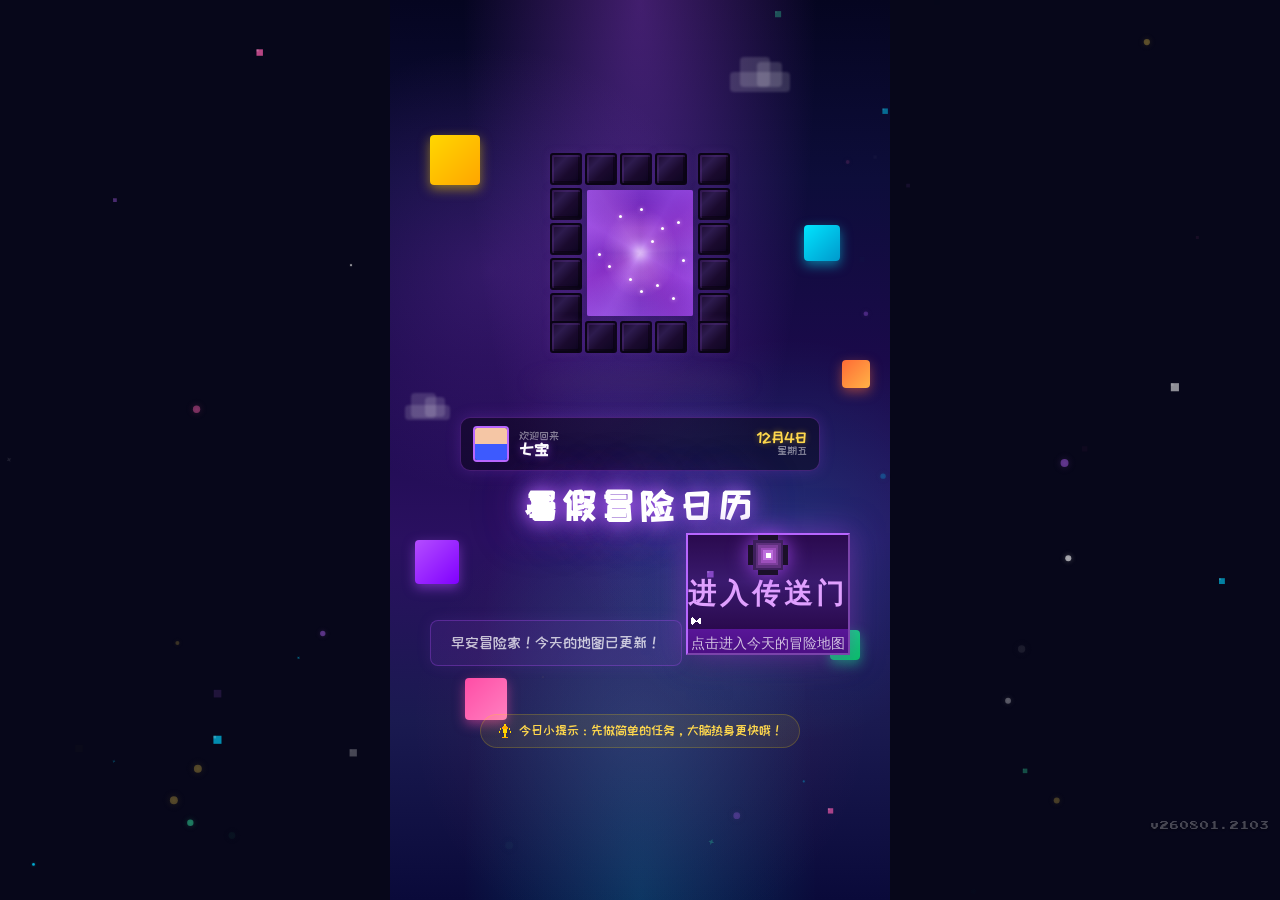
<file: index.html>
<!DOCTYPE html>
<html lang="zh-CN">
<head>
    <meta charset="UTF-8">
    <meta name="viewport" content="width=device-width, initial-scale=1.0, maximum-scale=1.0, user-scalable=no">
    <meta name="apple-mobile-web-app-capable" content="yes">
    <meta name="apple-mobile-web-app-status-bar-style" content="black-translucent">
    <title>我的世界 · 学习冒险日历</title>
    <link rel="stylesheet" href="style.css?v=95F9DE9D">
    <!-- 字体预连接 + 加载 -->
    <link rel="preconnect" href="https://fonts.googleapis.com">
    <link rel="preconnect" href="https://fonts.gstatic.com" crossorigin>
    <link rel="stylesheet" href="https://fonts.googleapis.com/css2?family=ZCOOL+KuaiLe&family=Press+Start+2P&display=swap" media="all">
    <!-- 备用：使用系统字体确保可用 -->
    <style>
        /* 字体加载完成前使用fallback */
        .it-countdown { font-family: 'Press Start 2P', 'Courier New', Consolas, monospace; }
    </style>
</head>
<body>
    <div id="app">
        <!-- 粒子效果层 -->
        <canvas id="particles"></canvas>

        <!-- 欢迎展示页 - MC下界传送门风格 -->
        <div id="welcomeScreen" class="screen active">
            <div class="welcome-bg"></div>
            <!-- 背景装饰 -->
            <div class="pixel-cloud cloud-1"></div>
            <div class="pixel-cloud cloud-2"></div>
            <div class="float-block fb-1"></div>
            <div class="float-block fb-2"></div>
            <div class="float-block fb-3"></div>
            <div class="float-block fb-4"></div>
            <div class="float-block fb-5"></div>
            <div class="float-block fb-6"></div>
            
            <div class="welcome-content">
                <!-- MC下界传送门 -->
                <div class="nether-portal">
                    <!-- 黑曜石框架 -->
                    <div class="obsidian-frame">
                        <!-- 顶部 -->
                        <div class="obsidian-block ob-tl"></div>
                        <div class="obsidian-block ob-t1"></div>
                        <div class="obsidian-block ob-t2"></div>
                        <div class="obsidian-block ob-t3"></div>
                        <div class="obsidian-block ob-tr"></div>
                        <!-- 左侧 -->
                        <div class="obsidian-block ob-l1"></div>
                        <div class="obsidian-block ob-l2"></div>
                        <div class="obsidian-block ob-l3"></div>
                        <div class="obsidian-block ob-l4"></div>
                        <!-- 右侧 -->
                        <div class="obsidian-block ob-r1"></div>
                        <div class="obsidian-block ob-r2"></div>
                        <div class="obsidian-block ob-r3"></div>
                        <div class="obsidian-block ob-r4"></div>
                        <!-- 下方 -->
                        <div class="obsidian-block ob-bl"></div>
                        <div class="obsidian-block ob-b1"></div>
                        <div class="obsidian-block ob-b2"></div>
                        <div class="obsidian-block ob-b3"></div>
                        <div class="obsidian-block ob-br"></div>
                        <!-- 传送门内部紫色漩涡 -->
                        <div class="portal-interior">
                            <div class="portal-swirl"></div>
                            <div class="portal-swirl-2"></div>
                            <div class="portal-swirl-3"></div>
                            <div class="portal-particles">
                                <span class="pp pp-1"></span>
                                <span class="pp pp-2"></span>
                                <span class="pp pp-3"></span>
                                <span class="pp pp-4"></span>
                                <span class="pp pp-5"></span>
                                <span class="pp pp-6"></span>
                                <span class="pp pp-7"></span>
                                <span class="pp pp-8"></span>
                                <span class="pp pp-9"></span>
                                <span class="pp pp-10"></span>
                                <span class="pp pp-11"></span>
                                <span class="pp pp-12"></span>
                            </div>
                            <div class="portal-glow-core"></div>
                        </div>
                    </div>
                    <div class="portal-ground"></div>
                </div>
                
                <!-- 玩家标签 -->
                <div class="player-bar">
                    <div class="player-avatar" id="welcomeAvatar">
                        <div class="av-head"></div>
                    </div>
                    <div class="player-info-col">
                        <div class="player-greeting">欢迎回来</div>
                        <div class="player-welcome-name">七宝</div>
                    </div>
                    <div class="player-date-info">
                        <div class="date-today" id="welcomeDate">7月30日</div>
                        <div class="date-week" id="welcomeWeek">星期三</div>
                    </div>
                </div>
                
                <div class="welcome-title">暑假冒险日历</div>
                <div class="welcome-desc" id="welcomeDesc">下界传送门已激活，准备开启今天的冒险！</div>
                
                <button class="adventure-btn nether-btn" id="enterAdventureBtn">
                    <div class="btn-inner">
                        <span class="btn-icon"><svg viewBox="0 0 16 16" shape-rendering="crispEdges" width="32" height="32"><rect x="2" y="2" width="12" height="12" fill="#3D1F5C"/><rect x="3" y="3" width="10" height="10" fill="#5D2F7C"/><rect x="4" y="4" width="8" height="8" fill="#7D3F9C"/><rect x="5" y="5" width="6" height="6" fill="#9D4FBC"/><rect x="6" y="6" width="4" height="4" fill="#BD6FDC"/><rect x="7" y="7" width="2" height="2" fill="#FFFFFF"/><rect x="0" y="4" width="2" height="8" fill="#1B1029"/><rect x="14" y="4" width="2" height="8" fill="#1B1029"/><rect x="4" y="0" width="8" height="2" fill="#1B1029"/><rect x="4" y="14" width="8" height="2" fill="#1B1029"/></svg></span>
                        <span class="btn-text-cn">进入传送门</span>
                        <span class="btn-arrow"><svg viewBox="0 0 16 16" shape-rendering="crispEdges" width="16" height="16"><rect x="3" y="5" width="1" height="6" fill="#FFFFFF"/><rect x="4" y="4" width="1" height="8" fill="#FFFFFF"/><rect x="5" y="5" width="1" height="6" fill="#FFFFFF"/><rect x="6" y="6" width="1" height="4" fill="#FFFFFF"/><rect x="7" y="7" width="1" height="2" fill="#FFFFFF"/><rect x="8" y="8" width="1" height="1" fill="#FFFFFF"/><rect x="9" y="7" width="1" height="2" fill="#FFFFFF"/><rect x="10" y="6" width="1" height="4" fill="#FFFFFF"/><rect x="11" y="5" width="1" height="6" fill="#FFFFFF"/><rect x="12" y="5" width="1" height="6" fill="#FFFFFF"/></svg></span>
                    </div>
                    <div class="btn-sub">点击进入今天的冒险地图</div>
                </button>
                
                <div class="daily-tip" id="daily-tip"><svg viewBox="0 0 16 16" shape-rendering="crispEdges" width="16" height="16" style="vertical-align:middle;"><rect x="7" y="1" width="2" height="2" fill="#FFD700"/><rect x="6" y="3" width="4" height="1" fill="#FFAA00"/><rect x="5" y="4" width="6" height="2" fill="#FFAA00"/><rect x="6" y="6" width="4" height="4" fill="#FFD700"/><rect x="7" y="10" width="2" height="1" fill="#FFAA00"/><rect x="7" y="11" width="2" height="3" fill="#FFD700"/><rect x="5" y="14" width="6" height="1" fill="#FFAA00"/><rect x="3" y="5" width="1" height="2" fill="#FFD700"/><rect x="12" y="5" width="1" height="2" fill="#FFD700"/><rect x="2" y="8" width="1" height="2" fill="#FFD700"/><rect x="13" y="8" width="1" height="2" fill="#FFD700"/></svg> 今日小提示：先做简单的任务，大脑热身更快哦！</div>
            </div>
        </div>

        <!-- 角色创建页 -->
        <div id="characterCreate" class="screen">
            <div class="create-panel">
                <div class="panel-title">🎮 创建你的英雄</div>
                <div class="character-preview" id="characterPreview">
                    <div class="char-box">
                        <div class="char-head" id="charHead"></div>
                        <div class="char-body" id="charBody"></div>
                        <div class="char-legs"></div>
                    </div>
                </div>
                <div class="skin-options">
                    <div class="skin-opt active" data-skin="steve"><div class="skin-preview" style="background:#F5C6A5;"></div>史蒂夫</div>
                    <div class="skin-opt" data-skin="alex"><div class="skin-preview" style="background:#FFE0BD;"></div>艾利克斯</div>
                    <div class="skin-opt" data-skin="villager"><div class="skin-preview" style="background:#D4A574;"></div>村民</div>
                    <div class="skin-opt" data-skin="knight"><div class="skin-preview" style="background:#C0C0C0;"></div>骑士</div>
                </div>
                <input type="text" id="heroName" maxlength="10" placeholder="输入英雄名字..." class="hero-input">
                <button class="start-btn" id="createHeroBtn">🚀 开始冒险</button>
            </div>
        </div>

        <!-- 主应用 -->
        <div id="mainApp" class="screen">
            <!-- 角色装备面板 -->
            <header class="char-panel">
                <div class="cp-bg"></div>
                <div class="cp-slots-left">
                    <div class="cp-slot slot-helmet" id="helmetSlot">
                        <div class="slot-inner"><svg viewBox="0 0 16 16" shape-rendering="crispEdges"><rect x="3" y="2" width="10" height="8" fill="#D8AF93"/><rect x="2" y="3" width="12" height="2" fill="#E8BFAB"/><rect x="4" y="4" width="2" height="3" fill="#000000"/><rect x="10" y="4" width="2" height="3" fill="#000000"/><rect x="6" y="5" width="4" height="2" fill="#F5C6A5"/><rect x="3" y="10" width="10" height="2" fill="#C89F83"/><rect x="4" y="12" width="8" height="1" fill="#B88F73"/><rect x="7" y="13" width="2" height="2" fill="#8B4513"/></svg></div>
                        <span class="slot-label">头盔</span>
                    </div>
                    <div class="cp-slot slot-chest" id="chestSlot">
                        <div class="slot-inner"><svg viewBox="0 0 16 16" shape-rendering="crispEdges"><rect x="3" y="3" width="10" height="10" fill="#8B4513"/><rect x="4" y="2" width="8" height="2" fill="#A0522D"/><rect x="2" y="4" width="12" height="7" fill="#6B3410"/><rect x="6" y="5" width="4" height="5" fill="#FFD700"/><rect x="7" y="6" width="2" height="3" fill="#FFA500"/><rect x="5" y="10" width="6" height="1" fill="#5A2A0A"/><rect x="3" y="12" width="10" height="1" fill="#5A2A0A"/><rect x="1" y="5" width="2" height="4" fill="#8B4513"/><rect x="13" y="5" width="2" height="4" fill="#8B4513"/></svg></div>
                        <span class="slot-label">胸甲</span>
                    </div>
                    <div class="cp-slot slot-weapon" id="weaponSlot">
                        <div class="slot-inner"><svg viewBox="0 0 16 16" shape-rendering="crispEdges"><rect x="7" y="1" width="2" height="8" fill="#C0C0C0"/><rect x="7" y="1" width="1" height="8" fill="#E8E8E8"/><rect x="6" y="8" width="4" height="1" fill="#FFD700"/><rect x="5" y="9" width="6" height="1" fill="#8B4513"/><rect x="7" y="10" width="2" height="4" fill="#6B3410"/><rect x="6" y="13" width="4" height="1" fill="#5A2A0A"/><rect x="6" y="7" width="1" height="1" fill="#FFFFFF"/><rect x="9" y="7" width="1" height="1" fill="#FFFFFF"/></svg></div>
                        <span class="slot-label">武器</span>
                    </div>
                </div>
                
                <div class="cp-character">
                    <div class="char-glow"></div>
                    <div class="char-mc">
                        <div class="mc-head" id="mcHead">
                            <div class="mc-eye left"></div>
                            <div class="mc-eye right"></div>
                            <div class="mc-mouth"></div>
                        </div>
                        <div class="mc-body" id="mcBody"></div>
                        <div class="mc-arms">
                            <div class="mc-arm left"></div>
                            <div class="mc-arm right"></div>
                        </div>
                        <div class="mc-legs" id="mcLegs"></div>
                    </div>
                    <div class="char-info">
                        <div class="char-name" id="heroTagName">七宝</div>
                        <div class="char-level">Lv.<span id="playerLevel">1</span></div>
                    </div>
                </div>
                
                <div class="cp-slots-right">
                    <div class="cp-slot slot-pickaxe" id="pickaxeSlot">
                        <div class="slot-inner"><svg viewBox="0 0 16 16" shape-rendering="crispEdges"><rect x="1" y="2" width="6" height="3" fill="#4AEDD9"/><rect x="1" y="2" width="6" height="1" fill="#6AEDE9"/><rect x="0" y="3" width="7" height="1" fill="#3ACDC9"/><rect x="2" y="5" width="4" height="1" fill="#2ACCBB"/><rect x="10" y="3" width="5" height="1" fill="#8B4513"/><rect x="11" y="4" width="5" height="1" fill="#6B3410"/><rect x="12" y="5" width="3" height="1" fill="#5A2A0A"/><rect x="6" y="4" width="1" height="9" fill="#8B4513"/><rect x="9" y="4" width="1" height="9" fill="#6B3410"/><rect x="7" y="13" width="2" height="2" fill="#6B3410"/><rect x="7" y="8" width="2" height="1" fill="#5A2A0A"/></svg></div>
                        <span class="slot-label">镐子</span>
                    </div>
                    <div class="cp-slot slot-boots" id="bootsSlot">
                        <div class="slot-inner"><svg viewBox="0 0 16 16" shape-rendering="crispEdges"><rect x="3" y="8" width="4" height="7" fill="#696969"/><rect x="3" y="8" width="4" height="1" fill="#808080"/><rect x="2" y="12" width="6" height="3" fill="#555555"/><rect x="2" y="14" width="6" height="1" fill="#3A3A3A"/><rect x="9" y="8" width="4" height="7" fill="#696969"/><rect x="9" y="8" width="4" height="1" fill="#808080"/><rect x="8" y="12" width="6" height="3" fill="#555555"/><rect x="8" y="14" width="6" height="1" fill="#3A3A3A"/><rect x="4" y="10" width="2" height="1" fill="#A9A9A9"/><rect x="10" y="10" width="2" height="1" fill="#A9A9A9"/></svg></div>
                        <span class="slot-label">靴子</span>
                    </div>
                </div>
                
                <div class="cp-stats">
                    <div class="stat-exp">
                        <span class="stat-ico"><svg viewBox="0 0 16 16" shape-rendering="crispEdges"><rect x="7" y="1" width="2" height="3" fill="#FFFF00"/><rect x="5" y="3" width="6" height="2" fill="#FFD700"/><rect x="4" y="5" width="8" height="6" fill="#FFA500"/><rect x="5" y="11" width="6" height="2" fill="#FF8C00"/><rect x="7" y="13" width="2" height="2" fill="#FF6600"/><rect x="6" y="6" width="4" height="3" fill="#FFFFFF"/><rect x="7" y="7" width="2" height="2" fill="#FFFF00"/></svg></span>
                        <div class="exp-bar">
                            <div class="exp-fill" id="expBar"></div>
                        </div>
                        <span class="stat-val" id="expText">0/100</span>
                    </div>
                    <div class="stat-coin">
                        <span class="stat-ico"><svg viewBox="0 0 16 16" shape-rendering="crispEdges"><rect x="2" y="2" width="12" height="12" fill="#FFAA00"/><rect x="3" y="3" width="10" height="10" fill="#FFD700"/><rect x="4" y="4" width="8" height="8" fill="#FFFF00"/><rect x="5" y="5" width="6" height="6" fill="#FFEF5F"/><rect x="6" y="6" width="1" height="1" fill="#FFFFFF"/><rect x="5" y="8" width="1" height="1" fill="#FFFFFF"/><rect x="8" y="5" width="1" height="2" fill="#B8860B"/><rect x="7" y="8" width="2" height="1" fill="#B8860B"/><rect x="7" y="10" width="2" height="1" fill="#B8860B"/></svg></span>
                        <span class="stat-val" id="coinValue">0</span>
                    </div>
                    <div class="stat-gem">
                        <span class="stat-ico"><svg viewBox="0 0 16 16" shape-rendering="crispEdges"><rect x="5" y="1" width="6" height="1" fill="#4AEDD9"/><rect x="4" y="2" width="8" height="1" fill="#3ADDC9"/><rect x="3" y="3" width="10" height="1" fill="#4AEDD9"/><rect x="2" y="4" width="12" height="6" fill="#4AEDD9"/><rect x="3" y="10" width="10" height="1" fill="#3ADDC9"/><rect x="4" y="11" width="8" height="1" fill="#2ACCBB"/><rect x="5" y="12" width="6" height="1" fill="#2ACCBB"/><rect x="6" y="13" width="4" height="1" fill="#1ABBAA"/><rect x="4" y="4" width="3" height="3" fill="#FFFFFF"/><rect x="5" y="5" width="1" height="2" fill="#B0F0E8"/></svg></span>
                        <span class="stat-val" id="gemValue">0</span>
                    </div>
                </div>
            </header>

            <!-- 日期导航 -->
            <nav class="date-nav">
                <button class="nav-arrow" id="prevDay"><svg viewBox="0 0 16 16" shape-rendering="crispEdges" width="16" height="16"><rect x="3" y="5" width="1" height="6" fill="#00E5FF"/><rect x="4" y="4" width="1" height="8" fill="#00E5FF"/><rect x="5" y="5" width="1" height="6" fill="#00E5FF"/><rect x="6" y="6" width="1" height="4" fill="#00E5FF"/><rect x="7" y="7" width="1" height="2" fill="#00E5FF"/></svg></button>
                <div class="date-label" id="dateDisplay">今天</div>
                <button class="nav-arrow" id="nextDay"><svg viewBox="0 0 16 16" shape-rendering="crispEdges" width="16" height="16"><rect x="12" y="5" width="1" height="6" fill="#00E5FF"/><rect x="11" y="4" width="1" height="8" fill="#00E5FF"/><rect x="10" y="5" width="1" height="6" fill="#00E5FF"/><rect x="9" y="6" width="1" height="4" fill="#00E5FF"/><rect x="8" y="7" width="1" height="2" fill="#00E5FF"/></svg></button>
                <button class="home-btn" id="todayBtn"><svg viewBox="0 0 16 16" shape-rendering="crispEdges" width="20" height="20"><rect x="7" y="1" width="2" height="1" fill="#6B3410"/><rect x="5" y="2" width="6" height="1" fill="#8B4513"/><rect x="3" y="3" width="10" height="1" fill="#A0522D"/><rect x="2" y="4" width="12" height="1" fill="#8B4513"/><rect x="3" y="5" width="10" height="9" fill="#DEB887"/><rect x="4" y="6" width="3" height="3" fill="#87CEEB"/><rect x="9" y="6" width="3" height="3" fill="#87CEEB"/><rect x="7" y="9" width="2" height="5" fill="#654321"/><rect x="3" y="14" width="10" height="1" fill="#654321"/><rect x="7" y="1" width="2" height="5" fill="#6B3410"/></svg></button>
            </nav>

            <!-- 标签页 -->
            <div class="tabs">
                <button class="tab active" data-tab="morning"><svg viewBox="0 0 16 16" shape-rendering="crispEdges" width="16" height="16"><rect x="7" y="1" width="2" height="2" fill="#FFD700"/><rect x="7" y="13" width="2" height="2" fill="#FFD700"/><rect x="1" y="7" width="2" height="2" fill="#FFD700"/><rect x="13" y="7" width="2" height="2" fill="#FFD700"/><rect x="2" y="2" width="2" height="2" fill="#FFD700"/><rect x="12" y="2" width="2" height="2" fill="#FFD700"/><rect x="2" y="12" width="2" height="2" fill="#FFD700"/><rect x="12" y="12" width="2" height="2" fill="#FFD700"/><rect x="4" y="4" width="8" height="8" fill="#FFFF00"/><rect x="5" y="5" width="6" height="6" fill="#FFEF5F"/></svg> 上午安排</button>
                <button class="tab" data-tab="afternoon"><svg viewBox="0 0 16 16" shape-rendering="crispEdges" width="16" height="16"><rect x="3" y="5" width="10" height="5" fill="#FFFFFF"/><rect x="2" y="6" width="12" height="3" fill="#E8E8E8"/><rect x="4" y="4" width="8" height="1" fill="#F0F0F0"/><rect x="1" y="7" width="2" height="2" fill="#FFFFFF"/><rect x="13" y="7" width="2" height="2" fill="#FFFFFF"/><rect x="3" y="10" width="10" height="1" fill="#D0D0D0"/><rect x="4" y="11" width="8" height="1" fill="#C0C0C0"/><rect x="6" y="12" width="2" height="1" fill="#FFFFFF"/><rect x="10" y="12" width="2" height="1" fill="#FFFFFF"/></svg> 下午安排</button>
                <button class="tab" data-tab="evening" id="eveningTab"><svg viewBox="0 0 16 16" shape-rendering="crispEdges" width="16" height="16"><rect x="6" y="1" width="6" height="1" fill="#F5F5DC"/><rect x="5" y="2" width="7" height="1" fill="#E8E8C8"/><rect x="4" y="3" width="8" height="1" fill="#D8D8B8"/><rect x="3" y="4" width="8" height="6" fill="#F0E68C"/><rect x="4" y="10" width="7" height="1" fill="#E0D878"/><rect x="5" y="11" width="6" height="1" fill="#D0C868"/><rect x="6" y="12" width="5" height="1" fill="#C0B858"/><rect x="7" y="13" width="4" height="1" fill="#B0A848"/><rect x="10" y="4" width="2" height="2" fill="#FFFFFF"/><rect x="5" y="6" width="1" height="1" fill="#FFFFFF"/><rect x="8" y="8" width="2" height="1" fill="#FFFFFF"/></svg> 晚上安排</button>
            </div>

            <!-- 背包提示 -->
            <div class="backpack-bar">
                <span class="backpack-icon">◆</span>
                <span class="backpack-text">今日背包</span>
                <span class="backpack-sep">|</span>
                <span class="backpack-text">上午物品栏</span>
                <div class="backpack-items" id="todayBackpack"></div>
            </div>

            <!-- 任务卡片区域 -->
            <main class="task-list" id="taskList">
                <div class="task-cards" id="taskCards"></div>
            </main>

            <!-- 底部导航 -->
            <nav class="bottom-nav">
                <button class="nav-btn active" data-page="task">
                    <span class="nav-ico"><svg viewBox="0 0 16 16" shape-rendering="crispEdges" width="22" height="22"><rect x="2" y="3" width="12" height="11" fill="#DEB887"/><rect x="3" y="4" width="10" height="9" fill="#F5DEB3"/><rect x="2" y="2" width="12" height="2" fill="#FFD700"/><rect x="3" y="0" width="1" height="3" fill="#FFD700"/><rect x="12" y="0" width="1" height="3" fill="#FFD700"/><rect x="4" y="6" width="2" height="2" fill="#FF6B6B"/><rect x="7" y="6" width="2" height="2" fill="#4ECDC4"/><rect x="10" y="6" width="2" height="2" fill="#95E1D3"/><rect x="4" y="9" width="2" height="2" fill="#FFD700"/><rect x="7" y="9" width="2" height="2" fill="#9370DB"/><rect x="10" y="9" width="2" height="2" fill="#FF8C00"/></svg></span>
                    <span>任务</span>
                </button>
                <button class="nav-btn" data-page="character">
                    <span class="nav-ico"><svg viewBox="0 0 16 16" shape-rendering="crispEdges" width="22" height="22"><rect x="4" y="1" width="8" height="2" fill="#5D4037"/><rect x="3" y="3" width="10" height="4" fill="#F5C6A5"/><rect x="6" y="4" width="1" height="1" fill="#5F85CF"/><rect x="9" y="4" width="1" height="1" fill="#5F85CF"/><rect x="7" y="6" width="2" height="1" fill="#8B6B4A"/><rect x="4" y="7" width="8" height="1" fill="#5C6BC0"/><rect x="3" y="7" width="10" height="6" fill="#5C6BC0"/><rect x="6" y="9" width="4" height="2" fill="#3F51B5"/><rect x="3" y="13" width="4" height="3" fill="#3F51B5"/><rect x="9" y="13" width="4" height="3" fill="#3F51B5"/><rect x="3" y="15" width="4" height="1" fill="#2D2D2D"/><rect x="9" y="15" width="4" height="1" fill="#2D2D2D"/></svg></span>
                    <span>英雄</span>
                </button>
                <button class="nav-btn" data-page="shop">
                    <span class="nav-ico"><svg viewBox="0 0 16 16" shape-rendering="crispEdges" width="22" height="22"><rect x="2" y="4" width="12" height="9" fill="#DEB887"/><rect x="1" y="5" width="14" height="2" fill="#D2691E"/><rect x="3" y="6" width="2" height="2" fill="#FFD700"/><rect x="7" y="6" width="2" height="2" fill="#00CED1"/><rect x="11" y="6" width="2" height="2" fill="#FF6347"/><rect x="3" y="9" width="10" height="4" fill="#F5DEB3"/><rect x="7" y="9" width="2" height="4" fill="#8B4513"/><rect x="2" y="13" width="12" height="1" fill="#8B4513"/><rect x="4" y="2" width="8" height="2" fill="#FF4500"/><rect x="5" y="0" width="6" height="2" fill="#FFD700"/></svg></span>
                    <span>商店</span>
                </button>
                <button class="nav-btn" data-page="stats">
                    <span class="nav-ico"><svg viewBox="0 0 16 16" shape-rendering="crispEdges" width="22" height="22"><rect x="2" y="10" width="2" height="4" fill="#DEB887"/><rect x="4" y="7" width="2" height="7" fill="#00AA00"/><rect x="6" y="5" width="2" height="9" fill="#FFA500"/><rect x="8" y="3" width="2" height="11" fill="#FF4500"/><rect x="10" y="6" width="2" height="8" fill="#9370DB"/><rect x="12" y="2" width="2" height="12" fill="#00CED1"/><rect x="1" y="14" width="14" height="1" fill="#888888"/><rect x="1" y="14" width="14" height="1" fill="#AAAAAA"/></svg></span>
                    <span>成绩</span>
                </button>
            </nav>
        </div>

        <!-- 版本号显示（由 deploy.ps1 自动注入） -->
        <div class="version-tag" id="versionTag">v260801.2103</div>

        <!-- 计时器全屏（已改为内联模式，保留元素兼容） -->
        <div class="timer-screen" id="timerScreen" style="display:none;"></div>

        <!-- 奖励飞行动画容器 -->
        <div class="reward-fly-layer" id="rewardFlyLayer"></div>

        <!-- 奖励弹窗 -->
        <div class="reward-modal" id="rewardModal">
            <div class="reward-box">
                <div class="reward-fireworks">
                    <svg viewBox="0 0 16 16" shape-rendering="crispEdges" width="32" height="32"><rect x="7" y="0" width="2" height="2" fill="#FFAA00"/><rect x="6" y="2" width="4" height="1" fill="#FF6600"/><rect x="5" y="3" width="6" height="1" fill="#FF3300"/><rect x="4" y="4" width="8" height="1" fill="#FF3300"/><rect x="5" y="5" width="6" height="1" fill="#FF6600"/><rect x="6" y="6" width="4" height="1" fill="#FFAA00"/><rect x="7" y="7" width="2" height="2" fill="#FFD700"/><rect x="1" y="3" width="2" height="1" fill="#00CCFF"/><rect x="13" y="3" width="2" height="1" fill="#00CCFF"/><rect x="2" y="10" width="2" height="1" fill="#FF0099"/><rect x="12" y="10" width="2" height="1" fill="#FF0099"/><rect x="0" y="6" width="1" height="1" fill="#00FF00"/><rect x="15" y="6" width="1" height="1" fill="#00FF00"/></svg>
                    <svg viewBox="0 0 16 16" shape-rendering="crispEdges" width="32" height="32"><rect x="7" y="0" width="2" height="1" fill="#FFD700"/><rect x="6" y="1" width="4" height="1" fill="#FFD700"/><rect x="5" y="2" width="6" height="1" fill="#FFD700"/><rect x="4" y="3" width="8" height="1" fill="#FFAA00"/><rect x="3" y="4" width="10" height="1" fill="#FFAA00"/><rect x="4" y="5" width="8" height="1" fill="#FFAA00"/><rect x="5" y="6" width="6" height="1" fill="#FFD700"/><rect x="6" y="7" width="4" height="1" fill="#FFD700"/><rect x="7" y="8" width="2" height="1" fill="#FFFFFF"/><rect x="1" y="2" width="2" height="1" fill="#00CCFF"/><rect x="13" y="2" width="2" height="1" fill="#00CCFF"/><rect x="2" y="11" width="1" height="1" fill="#00CCFF"/><rect x="13" y="11" width="1" height="1" fill="#00CCFF"/></svg>
                    <svg viewBox="0 0 16 16" shape-rendering="crispEdges" width="32" height="32"><rect x="7" y="0" width="2" height="1" fill="#FFD700"/><rect x="6" y="1" width="4" height="1" fill="#FFD700"/><rect x="5" y="2" width="6" height="1" fill="#FFD700"/><rect x="4" y="3" width="8" height="1" fill="#FFAA00"/><rect x="3" y="4" width="10" height="1" fill="#FFAA00"/><rect x="4" y="5" width="8" height="1" fill="#FFAA00"/><rect x="5" y="6" width="6" height="1" fill="#FFD700"/><rect x="6" y="7" width="4" height="1" fill="#FFD700"/><rect x="7" y="8" width="2" height="1" fill="#FFFFFF"/><rect x="1" y="2" width="2" height="1" fill="#00CCFF"/><rect x="13" y="2" width="2" height="1" fill="#00CCFF"/><rect x="2" y="11" width="1" height="1" fill="#00CCFF"/><rect x="13" y="11" width="1" height="1" fill="#00CCFF"/></svg>
                    <svg viewBox="0 0 16 16" shape-rendering="crispEdges" width="32" height="32"><rect x="7" y="0" width="2" height="1" fill="#FFD700"/><rect x="6" y="1" width="4" height="1" fill="#FFD700"/><rect x="5" y="2" width="6" height="1" fill="#FFD700"/><rect x="4" y="3" width="8" height="1" fill="#FFAA00"/><rect x="3" y="4" width="10" height="1" fill="#FFAA00"/><rect x="4" y="5" width="8" height="1" fill="#FFAA00"/><rect x="5" y="6" width="6" height="1" fill="#FFD700"/><rect x="6" y="7" width="4" height="1" fill="#FFD700"/><rect x="7" y="8" width="2" height="1" fill="#FFFFFF"/><rect x="1" y="2" width="2" height="1" fill="#00CCFF"/><rect x="13" y="2" width="2" height="1" fill="#00CCFF"/><rect x="2" y="11" width="1" height="1" fill="#00CCFF"/><rect x="13" y="11" width="1" height="1" fill="#00CCFF"/></svg>
                    <svg viewBox="0 0 16 16" shape-rendering="crispEdges" width="32" height="32"><rect x="7" y="0" width="2" height="2" fill="#FFAA00"/><rect x="6" y="2" width="4" height="1" fill="#FF6600"/><rect x="5" y="3" width="6" height="1" fill="#FF3300"/><rect x="4" y="4" width="8" height="1" fill="#FF3300"/><rect x="5" y="5" width="6" height="1" fill="#FF6600"/><rect x="6" y="6" width="4" height="1" fill="#FFAA00"/><rect x="7" y="7" width="2" height="2" fill="#FFD700"/><rect x="1" y="3" width="2" height="1" fill="#00CCFF"/><rect x="13" y="3" width="2" height="1" fill="#00CCFF"/><rect x="2" y="10" width="2" height="1" fill="#FF0099"/><rect x="12" y="10" width="2" height="1" fill="#FF0099"/><rect x="0" y="6" width="1" height="1" fill="#00FF00"/><rect x="15" y="6" width="1" height="1" fill="#00FF00"/></svg>
                </div>
                <div class="reward-magic"><svg viewBox="0 0 16 16" shape-rendering="crispEdges" width="24" height="24"><rect x="7" y="0" width="2" height="1" fill="#FFD700"/><rect x="6" y="1" width="4" height="1" fill="#FFD700"/><rect x="5" y="2" width="6" height="1" fill="#FFD700"/><rect x="4" y="3" width="8" height="1" fill="#FFAA00"/><rect x="3" y="4" width="10" height="1" fill="#FFAA00"/><rect x="4" y="5" width="8" height="1" fill="#FFAA00"/><rect x="5" y="6" width="6" height="1" fill="#FFD700"/><rect x="6" y="7" width="4" height="1" fill="#FFD700"/><rect x="7" y="8" width="2" height="1" fill="#FFFFFF"/></svg></div>
                <div class="reward-big-title">获得奖励!</div>
                <div class="reward-task-name" id="rewardTaskName"></div>
                <div class="reward-stats">
                    <div class="r-stat exp">
                        <div class="r-icon"><svg viewBox="0 0 16 16" shape-rendering="crispEdges" width="28" height="28"><rect x="7" y="1" width="2" height="4" fill="#FFD700"/><rect x="5" y="3" width="6" height="2" fill="#FFD700"/><rect x="6" y="5" width="4" height="3" fill="#FFAA00"/><rect x="5" y="8" width="6" height="2" fill="#FFAA00"/><rect x="7" y="10" width="2" height="4" fill="#FFAA00"/><rect x="6" y="14" width="4" height="1" fill="#FFD700"/><rect x="7" y="0" width="2" height="1" fill="#FFFFFF"/></svg></div>
                        <div class="r-val" id="rewardExp">+10</div>
                        <div class="r-label">经验</div>
                    </div>
                    <div class="r-stat coin">
                        <div class="r-icon"><svg viewBox="0 0 16 16" shape-rendering="crispEdges" width="28" height="28"><rect x="5" y="3" width="6" height="1" fill="#FFD700"/><rect x="4" y="4" width="8" height="1" fill="#FFD700"/><rect x="3" y="5" width="10" height="6" fill="#FFAA00"/><rect x="4" y="11" width="8" height="1" fill="#FFD700"/><rect x="5" y="12" width="6" height="1" fill="#FFD700"/><rect x="6" y="6" width="4" height="4" fill="#FFC000"/><rect x="7" y="7" width="2" height="2" fill="#FFE680"/><rect x="5" y="5" width="1" height="1" fill="#FF8C00"/><rect x="10" y="10" width="1" height="1" fill="#FF8C00"/></svg></div>
                        <div class="r-val" id="rewardCoins">+3</div>
                        <div class="r-label">金币</div>
                    </div>
                    <div class="r-stat gem" id="rewardGemStat" style="display:none;">
                        <div class="r-icon"><svg viewBox="0 0 16 16" shape-rendering="crispEdges" width="28" height="28"><rect x="5" y="3" width="6" height="1" fill="#4AEDD9"/><rect x="4" y="4" width="8" height="1" fill="#4AEDD9"/><rect x="3" y="5" width="10" height="2" fill="#5DEEE0"/><rect x="4" y="7" width="8" height="2" fill="#3BDBC9"/><rect x="5" y="9" width="6" height="2" fill="#2BC9B8"/><rect x="6" y="11" width="4" height="1" fill="#1BB5A4"/><rect x="7" y="12" width="2" height="1" fill="#0FA090"/><rect x="7" y="4" width="2" height="3" fill="#B5F9F0"/><rect x="5" y="5" width="1" height="1" fill="#FFFFFF"/><rect x="10" y="5" width="1" height="2" fill="#FFFFFF"/></svg></div>
                        <div class="r-val" id="rewardGems">+1</div>
                        <div class="r-label">钻石</div>
                    </div>
                </div>
                <div class="reward-sparkles" id="rewardSparkles"></div>
                <button class="claim-btn" id="claimRewardBtn">收进背包</button>
            </div>
        </div>

        <!-- 角色选择弹窗 -->
        <div class="char-select-modal" id="charSelectModal">
            <div class="char-select-box">
                <div class="cs-title">选择你的角色</div>
                <div class="cs-desc">点击选择你喜欢的角色形象</div>
                <div class="cs-characters">
                    <!-- 小公主 -->
                    <div class="cs-char-card" data-char="princess">
                        <div class="cs-char-preview">
                            <svg viewBox="0 0 16 32" xmlns="http://www.w3.org/2000/svg" shape-rendering="crispEdges">
                                <!-- 双马尾头发 -->
                                <rect x="4" y="0" width="8" height="1" fill="#E91E63"/>
                                <rect x="3" y="1" width="10" height="3" fill="#E91E63"/>
                                <!-- 左马尾 -->
                                <rect x="2" y="2" width="2" height="5" fill="#E91E63"/>
                                <rect x="12" y="2" width="2" height="5" fill="#E91E63"/>
                                <!-- 右马尾 -->
                                <!-- 头部皮肤 -->
                                <rect x="4" y="4" width="8" height="4" fill="#FFE0BD"/>
                                <!-- 头发刘海 -->
                                <rect x="4" y="4" width="8" height="1" fill="#FF69B4"/>
                                <rect x="5" y="5" width="1" height="1" fill="#FF69B4"/>
                                <rect x="10" y="5" width="1" height="1" fill="#FF69B4"/>
                                <!-- 眼睛 -->
                                <rect x="6" y="6" width="1" height="1" fill="#4A90D9"/>
                                <rect x="9" y="6" width="1" height="1" fill="#4A90D9"/>
                                <rect x="6" y="7" width="1" height="1" fill="#FFFFFF"/>
                                <rect x="9" y="7" width="1" height="1" fill="#FFFFFF"/>
                                <!-- 嘴部 -->
                                <rect x="7" y="8" width="2" height="1" fill="#FF6B81"/>
                                <!-- 脸颊红晕 -->
                                <rect x="5" y="7" width="1" height="1" fill="#FFB6C1"/>
                                <rect x="10" y="7" width="1" height="1" fill="#FFB6C1"/>
                                <!-- 脖子 -->
                                <rect x="6" y="9" width="4" height="1" fill="#FFE0BD"/>
                                <!-- 粉色连衣裙 -->
                                <rect x="4" y="10" width="8" height="6" fill="#FFB6C1"/>
                                <!-- 连衣裙上半 -->
                                <rect x="5" y="10" width="6" height="5" fill="#E91E63"/>
                                <!-- 裙子花纹 -->
                                <rect x="5" y="12" width="6" height="1" fill="#FF8DC7"/>
                                <!-- 手臂 -->
                                <rect x="3" y="10" width="1" height="6" fill="#FFE0BD"/>
                                <rect x="12" y="10" width="1" height="6" fill="#FFE0BD"/>
                                <!-- 手 -->
                                <rect x="3" y="16" width="1" height="1" fill="#FFE0BD"/>
                                <rect x="12" y="16" width="1" height="1" fill="#FFE0BD"/>
                                <!-- 白色内裤 -->
                                <rect x="5" y="16" width="6" height="2" fill="#FFFFFF"/>
                                <!-- 腿 -->
                                <rect x="5" y="18" width="3" height="4" fill="#FFE0BD"/>
                                <rect x="8" y="18" width="3" height="4" fill="#FFE0BD"/>
                                <!-- 白色袜子 -->
                                <rect x="5" y="22" width="3" height="2" fill="#FFFFFF"/>
                                <rect x="8" y="22" width="3" height="2" fill="#FFFFFF"/>
                                <!-- 粉色鞋子 -->
                                <rect x="5" y="24" width="3" height="2" fill="#FF69B4"/>
                                <rect x="8" y="24" width="3" height="2" fill="#FF69B4"/>
                            </svg>
                        </div>
                        <div class="cs-char-name">👸 小公主</div>
                        <div class="cs-char-desc">粉发双马尾<br>粉色连衣裙<br>蓝色大眼睛</div>
                    </div>
                    <!-- 冒险家 -->
                    <div class="cs-char-card" data-char="adventurer">
                        <div class="cs-char-preview">
                            <svg viewBox="0 0 16 32" xmlns="http://www.w3.org/2000/svg" shape-rendering="crispEdges">
                                <!-- 棕色头发 -->
                                <rect x="4" y="0" width="8" height="1" fill="#8B4513"/>
                                <rect x="3" y="1" width="10" height="3" fill="#8B4513"/>
                                <!-- 头部皮肤 -->
                                <rect x="4" y="4" width="8" height="4" fill="#F5C6A5"/>
                                <!-- 头发刘海 -->
                                <rect x="4" y="4" width="3" height="2" fill="#A0522D"/>
                                <rect x="10" y="4" width="2" height="2" fill="#A0522D"/>
                                <!-- 眼睛 -->
                                <rect x="6" y="5" width="1" height="1" fill="#2E8B57"/>
                                <rect x="9" y="5" width="1" height="1" fill="#2E8B57"/>
                                <rect x="6" y="6" width="1" height="1" fill="#FFFFFF"/>
                                <rect x="9" y="6" width="1" height="1" fill="#FFFFFF"/>
                                <!-- 嘴部 -->
                                <rect x="7" y="7" width="2" height="1" fill="#8B6B4A"/>
                                <!-- 脖子 -->
                                <rect x="6" y="8" width="4" height="1" fill="#E5B595"/>
                                <!-- 绿色探险服 -->
                                <rect x="5" y="9" width="6" height="7" fill="#228B22"/>
                                <!-- 探险服口袋 -->
                                <rect x="6" y="12" width="2" height="2" fill="#1A6B1A"/>
                                <!-- 探险服装饰 -->
                                <rect x="5" y="9" width="6" height="1" fill="#2E8B57"/>
                                <!-- 手臂 -->
                                <rect x="4" y="9" width="1" height="7" fill="#228B22"/>
                                <rect x="11" y="9" width="1" height="7" fill="#228B22"/>
                                <!-- 手部皮肤 -->
                                <rect x="4" y="16" width="1" height="1" fill="#F5C6A5"/>
                                <rect x="11" y="16" width="1" height="1" fill="#F5C6A5"/>
                                <!-- 腰带 -->
                                <rect x="5" y="16" width="6" height="1" fill="#654321"/>
                                <!-- 工装裤 -->
                                <rect x="5" y="17" width="3" height="6" fill="#4A5568"/>
                                <rect x="8" y="17" width="3" height="6" fill="#4A5568"/>
                                <!-- 裤子口袋 -->
                                <rect x="5" y="20" width="2" height="2" fill="#2D3748"/>
                                <rect x="9" y="20" width="2" height="2" fill="#2D3748"/>
                                <!-- 靴子 -->
                                <rect x="5" y="23" width="3" height="3" fill="#654321"/>
                                <rect x="8" y="23" width="3" height="3" fill="#654321"/>
                                <!-- 鞋底 -->
                                <rect x="5" y="26" width="3" height="1" fill="#3D2914"/>
                                <rect x="8" y="26" width="3" height="1" fill="#3D2914"/>
                            </svg>
                        </div>
                        <div class="cs-char-name">🧭 冒险家</div>
                        <div class="cs-char-desc">棕色短发<br>绿色探险服<br>棕色靴子</div>
                    </div>
                </div>
                <button class="cs-close-btn" id="csCloseBtn">取消</button>
            </div>
        </div>

        <!-- 商店页面 -->
        <div class="shop-screen" id="shopScreen">
            <div class="shop-title-bar">
                <button class="back-btn" id="shopBackBtn" onclick="switchPage('task')">
                    <svg viewBox="0 0 16 16" shape-rendering="crispEdges" width="16" height="16"><rect x="2" y="7" width="10" height="2" fill="#FFFFFF"/><rect x="2" y="6" width="2" height="4" fill="#FFFFFF"/><rect x="4" y="5" width="2" height="6" fill="#FFFFFF"/><rect x="6" y="4" width="2" height="8" fill="#FFFFFF"/></svg>
                </button>
                <span class="shop-heading"><svg viewBox="0 0 16 16" shape-rendering="crispEdges" width="20" height="20" style="vertical-align:middle;"><rect x="2" y="3" width="12" height="1" fill="#8B4513"/><rect x="3" y="4" width="10" height="1" fill="#A0522D"/><rect x="2" y="5" width="12" height="10" fill="#DEB887"/><rect x="1" y="15" width="14" height="1" fill="#654321"/><rect x="7" y="1" width="2" height="3" fill="#8B4513"/><rect x="4" y="6" width="3" height="3" fill="#87CEEB"/><rect x="9" y="6" width="3" height="3" fill="#87CEEB"/><rect x="4" y="10" width="8" height="4" fill="#8B4513"/><rect x="7" y="11" width="2" height="3" fill="#654321"/><rect x="2" y="14" width="12" height="1" fill="#654321"/></svg> 装备商店</span>
                <span class="shop-money"><svg viewBox="0 0 16 16" shape-rendering="crispEdges" width="18" height="18" style="vertical-align:middle;"><rect x="5" y="3" width="6" height="1" fill="#FFD700"/><rect x="4" y="4" width="8" height="1" fill="#FFD700"/><rect x="3" y="5" width="10" height="6" fill="#FFAA00"/><rect x="4" y="11" width="8" height="1" fill="#FFD700"/><rect x="5" y="12" width="6" height="1" fill="#FFD700"/><rect x="6" y="6" width="4" height="4" fill="#FFC000"/><rect x="7" y="7" width="2" height="2" fill="#FFE680"/></svg> <span id="shopCoinVal">0</span></span>
            </div>
            <div class="shop-cats">
                <button class="s-cat active" data-cat="helmet"><svg viewBox="0 0 16 16" shape-rendering="crispEdges" width="16" height="16" style="vertical-align:middle;"><rect x="3" y="4" width="10" height="6" fill="#D2691E"/><rect x="4" y="3" width="8" height="1" fill="#FFA500"/><rect x="2" y="10" width="12" height="2" fill="#8B4513"/><rect x="5" y="6" width="6" height="1" fill="#FFD700"/><rect x="7" y="8" width="2" height="1" fill="#F5DEB3"/></svg> 头盔</button>
                <button class="s-cat" data-cat="chest"><svg viewBox="0 0 16 16" shape-rendering="crispEdges" width="16" height="16" style="vertical-align:middle;"><rect x="3" y="3" width="10" height="10" fill="#D2691E"/><rect x="4" y="4" width="8" height="8" fill="#FFA500"/><rect x="5" y="5" width="6" height="6" fill="#F5DEB3"/><rect x="6" y="6" width="4" height="1" fill="#8B4513"/><rect x="7" y="10" width="2" height="2" fill="#654321"/></svg> 护甲</button>
                <button class="s-cat" data-cat="weapon"><svg viewBox="0 0 16 16" shape-rendering="crispEdges" width="16" height="16" style="vertical-align:middle;"><rect x="1" y="1" width="2" height="12" fill="#E0E0E0"/><rect x="2" y="1" width="1" height="12" fill="#FFFFFF"/><rect x="3" y="2" width="1" height="10" fill="#C0C0C0"/><rect x="2" y="13" width="2" height="2" fill="#8B4513"/><rect x="1" y="14" width="4" height="1" fill="#A0522D"/><rect x="0" y="15" width="2" height="1" fill="#654321"/></svg> 武器</button>
                <button class="s-cat" data-cat="pickaxe"><svg viewBox="0 0 16 16" shape-rendering="crispEdges" width="16" height="16" style="vertical-align:middle;"><rect x="0" y="0" width="4" height="2" fill="#909090"/><rect x="3" y="1" width="2" height="1" fill="#B0B0B0"/><rect x="1" y="2" width="2" height="1" fill="#707070"/><rect x="4" y="1" width="10" height="2" fill="#8B4513"/><rect x="13" y="2" width="2" height="1" fill="#A0522D"/><rect x="5" y="3" width="8" height="1" fill="#654321"/><rect x="8" y="4" width="2" height="12" fill="#8B4513"/><rect x="9" y="15" width="2" height="1" fill="#654321"/></svg> 工具</button>
                <button class="s-cat" data-cat="boots"><svg viewBox="0 0 16 16" shape-rendering="crispEdges" width="16" height="16" style="vertical-align:middle;"><rect x="2" y="6" width="6" height="8" fill="#8B4513"/><rect x="3" y="7" width="4" height="6" fill="#A0522D"/><rect x="4" y="6" width="2" height="1" fill="#CD853F"/><rect x="8" y="10" width="6" height="4" fill="#8B4513"/><rect x="9" y="11" width="4" height="2" fill="#A0522D"/><rect x="2" y="14" width="12" height="1" fill="#654321"/><rect x="1" y="15" width="14" height="1" fill="#4A2408"/></svg> 鞋子</button>
            </div>
            <div class="shop-list" id="shopList"></div>
        </div>

        <!-- 角色详情页 -->
        <div class="char-screen" id="charScreen">
            <div class="char-header">
                <button class="back-btn" onclick="switchPage('task')">
                    <svg viewBox="0 0 16 16" shape-rendering="crispEdges" width="16" height="16"><rect x="2" y="7" width="10" height="2" fill="#FFFFFF"/><rect x="2" y="6" width="2" height="4" fill="#FFFFFF"/><rect x="4" y="5" width="2" height="6" fill="#FFFFFF"/><rect x="6" y="4" width="2" height="8" fill="#FFFFFF"/></svg>
                </button>
                <span class="char-title">我的英雄</span>
            </div>
            <div class="char-showcase">
                <div class="char-big" id="bigCharacter">
                    <!-- 史蒂夫像素画 SVG -->
                    <svg class="steve-svg" id="steveSvg" viewBox="0 0 16 32" xmlns="http://www.w3.org/2000/svg" shape-rendering="crispEdges">
                        <!-- 头发 (顶部) -->
                        <rect x="4" y="0" width="8" height="1" fill="#3B2A1A"/>
                        <rect x="3" y="1" width="10" height="2" fill="#3B2A1A"/>
                        <!-- 头部皮肤 -->
                        <rect x="4" y="3" width="8" height="4" fill="#F5C6A5"/>
                        <!-- 头发两侧 -->
                        <rect x="3" y="3" width="1" height="4" fill="#3B2A1A"/>
                        <rect x="12" y="3" width="1" height="4" fill="#3B2A1A"/>
                        <!-- 眼睛 -->
                        <rect x="6" y="4" width="1" height="1" fill="#5F85CF"/>
                        <rect x="9" y="4" width="1" height="1" fill="#5F85CF"/>
                        <rect x="6" y="5" width="1" height="1" fill="#FFFFFF"/>
                        <rect x="9" y="5" width="1" height="1" fill="#FFFFFF"/>
                        <!-- 嘴部 -->
                        <rect x="7" y="6" width="2" height="1" fill="#8B6B4A"/>
                        <!-- 下巴阴影 -->
                        <rect x="4" y="7" width="8" height="1" fill="#E5B595"/>
                        <!-- 脖子 -->
                        <rect x="6" y="8" width="4" height="1" fill="#E5B595"/>
                        <!-- 身体 (青色衬衫) -->
                        <rect x="5" y="9" width="6" height="7" fill="#3D5AFE"/>
                        <!-- 身体阴影 -->
                        <rect x="5" y="9" width="6" height="1" fill="#5C7AFE"/>
                        <rect x="5" y="15" width="6" height="1" fill="#2D4AEE"/>
                        <!-- 手臂 -->
                        <rect x="4" y="9" width="1" height="7" fill="#3D5AFE"/>
                        <rect x="11" y="9" width="1" height="7" fill="#3D5AFE"/>
                        <!-- 手臂阴影 -->
                        <rect x="4" y="15" width="1" height="1" fill="#2D4AEE"/>
                        <rect x="11" y="15" width="1" height="1" fill="#2D4AEE"/>
                        <!-- 手部皮肤 -->
                        <rect x="4" y="16" width="1" height="1" fill="#F5C6A5"/>
                        <rect x="11" y="16" width="1" height="1" fill="#F5C6A5"/>
                        <!-- 腰带 -->
                        <rect x="5" y="16" width="6" height="1" fill="#8B6914"/>
                        <!-- 裤子 -->
                        <rect x="5" y="17" width="3" height="6" fill="#3F51B5"/>
                        <rect x="8" y="17" width="3" height="6" fill="#3F51B5"/>
                        <!-- 裤子阴影 -->
                        <rect x="5" y="17" width="3" height="1" fill="#5A6BC5"/>
                        <rect x="8" y="17" width="3" height="1" fill="#5A6BC5"/>
                        <!-- 裤腿底部 -->
                        <rect x="5" y="23" width="3" height="1" fill="#2A3A9A"/>
                        <rect x="8" y="23" width="3" height="1" fill="#2A3A9A"/>
                        <!-- 鞋子 -->
                        <rect x="5" y="24" width="3" height="2" fill="#4A4A4A"/>
                        <rect x="8" y="24" width="3" height="2" fill="#4A4A4A"/>
                        <!-- 鞋底 -->
                        <rect x="5" y="26" width="3" height="1" fill="#2A2A2A"/>
                        <rect x="8" y="26" width="3" height="1" fill="#2A2A2A"/>
                    </svg>
                </div>
                <div class="bc-name" id="charShowName">七宝</div>
                <div class="bc-level">等级 <span id="charShowLevel">1</span></div>
                <button class="change-char-btn" id="changeCharBtn"><svg viewBox="0 0 16 16" shape-rendering="crispEdges" width="16" height="16" style="vertical-align:middle;"><rect x="11" y="1" width="3" height="10" fill="#8B0000"/><rect x="12" y="1" width="1" height="10" fill="#DC143C"/><rect x="10" y="1" width="1" height="10" fill="#6B0000"/><rect x="11" y="11" width="3" height="2" fill="#E8E8E8"/><rect x="11" y="13" width="3" height="1" fill="#C0C0C0"/><rect x="12" y="14" width="1" height="1" fill="#000000"/><rect x="1" y="14" width="2" height="1" fill="#FFD700"/><rect x="0" y="15" width="4" height="1" fill="#B8860B"/></svg> 更换角色</button>
            </div>
            <div class="char-detail">
                <div class="cd-title">已装备</div>
                <div class="cd-slots" id="cdSlots">
                    <div class="cd-slot" data-slot="helmet"><svg viewBox="0 0 16 16" shape-rendering="crispEdges" width="20" height="20"><rect x="3" y="4" width="10" height="6" fill="#8B4513"/><rect x="4" y="3" width="8" height="1" fill="#A0522D"/><rect x="2" y="10" width="12" height="2" fill="#654321"/><rect x="5" y="6" width="6" height="1" fill="#FFD700"/><rect x="7" y="8" width="2" height="1" fill="#DEB887"/></svg><span>头盔</span></div>
                    <div class="cd-slot" data-slot="chest"><svg viewBox="0 0 16 16" shape-rendering="crispEdges" width="20" height="20"><rect x="3" y="3" width="10" height="10" fill="#8B4513"/><rect x="4" y="4" width="8" height="8" fill="#A0522D"/><rect x="5" y="5" width="6" height="6" fill="#DEB887"/><rect x="6" y="6" width="4" height="1" fill="#8B4513"/><rect x="7" y="10" width="2" height="2" fill="#654321"/></svg><span>护甲</span></div>
                    <div class="cd-slot" data-slot="weapon"><svg viewBox="0 0 16 16" shape-rendering="crispEdges" width="20" height="20"><rect x="1" y="1" width="2" height="12" fill="#C0C0C0"/><rect x="2" y="1" width="1" height="12" fill="#E8E8E8"/><rect x="3" y="2" width="1" height="10" fill="#D0D0D0"/><rect x="2" y="13" width="2" height="2" fill="#8B4513"/><rect x="1" y="14" width="4" height="1" fill="#654321"/><rect x="0" y="15" width="2" height="1" fill="#654321"/></svg><span>武器</span></div>
                    <div class="cd-slot" data-slot="pickaxe"><svg viewBox="0 0 16 16" shape-rendering="crispEdges" width="20" height="20"><rect x="0" y="0" width="4" height="2" fill="#5A5A5A"/><rect x="3" y="1" width="2" height="1" fill="#7A7A7A"/><rect x="1" y="2" width="2" height="1" fill="#4A4A4A"/><rect x="4" y="1" width="10" height="2" fill="#3A2A1A"/><rect x="13" y="2" width="2" height="1" fill="#5A4A3A"/><rect x="5" y="3" width="8" height="1" fill="#4A3A2A"/><rect x="8" y="4" width="2" height="12" fill="#6B3410"/><rect x="9" y="15" width="2" height="1" fill="#4A2408"/></svg><span>工具</span></div>
                    <div class="cd-slot" data-slot="boots"><svg viewBox="0 0 16 16" shape-rendering="crispEdges" width="20" height="20"><rect x="2" y="6" width="6" height="8" fill="#654321"/><rect x="3" y="7" width="4" height="6" fill="#8B4513"/><rect x="4" y="6" width="2" height="1" fill="#A0522D"/><rect x="8" y="10" width="6" height="4" fill="#654321"/><rect x="9" y="11" width="4" height="2" fill="#8B4513"/><rect x="2" y="14" width="12" height="1" fill="#4A2408"/><rect x="1" y="15" width="14" height="1" fill="#2A1408"/></svg><span>鞋子</span></div>
                </div>
                <div class="cd-title"><svg viewBox="0 0 16 16" shape-rendering="crispEdges" width="16" height="16" style="vertical-align:middle;"><rect x="3" y="2" width="10" height="12" fill="#8B4513"/><rect x="4" y="1" width="8" height="1" fill="#654321"/><rect x="5" y="3" width="6" height="4" fill="#DEB887"/><rect x="6" y="4" width="4" height="2" fill="#A0522D"/><rect x="5" y="7" width="6" height="1" fill="#654321"/><rect x="5" y="8" width="6" height="5" fill="#DEB887"/><rect x="2" y="5" width="2" height="6" fill="#654321"/><rect x="12" y="5" width="2" height="6" fill="#654321"/></svg> 我的背包</div>
                <div class="cd-inv" id="cdInv">
                    <div class="cd-empty">背包空空的~<br>去商店逛逛吧!</div>
                </div>
            </div>
        </div>

        <!-- 成绩页面 -->
        <div class="stats-screen" id="statsScreen">
            <div class="stats-title-bar">
                <button class="back-btn" onclick="switchPage('task')">
                    <svg viewBox="0 0 16 16" shape-rendering="crispEdges" width="16" height="16"><rect x="2" y="7" width="10" height="2" fill="#FFFFFF"/><rect x="2" y="6" width="2" height="4" fill="#FFFFFF"/><rect x="4" y="5" width="2" height="6" fill="#FFFFFF"/><rect x="6" y="4" width="2" height="8" fill="#FFFFFF"/></svg>
                </button>
                <svg viewBox="0 0 16 16" shape-rendering="crispEdges" width="18" height="18" style="vertical-align:middle;"><rect x="1" y="10" width="2" height="4" fill="#00CCFF"/><rect x="3" y="6" width="2" height="8" fill="#00CCFF"/><rect x="5" y="8" width="2" height="6" fill="#00CCFF"/><rect x="7" y="4" width="2" height="10" fill="#00CCFF"/><rect x="9" y="7" width="2" height="7" fill="#00CCFF"/><rect x="11" y="2" width="2" height="12" fill="#00CCFF"/><rect x="1" y="14" width="14" height="1" fill="#0088AA"/><rect x="1" y="1" width="1" height="13" fill="#0088AA"/><rect x="14" y="1" width="1" height="13" fill="#0088AA"/></svg> 冒险战绩
            </div>
            <div class="stats-cards">
                <div class="s-card">
                    <div class="s-icon"><svg viewBox="0 0 16 16" shape-rendering="crispEdges" width="28" height="28"><rect x="4" y="2" width="8" height="8" fill="#FFD700"/><rect x="5" y="1" width="6" height="1" fill="#FFD700"/><rect x="3" y="3" width="1" height="4" fill="#FFD700"/><rect x="12" y="3" width="1" height="4" fill="#FFD700"/><rect x="2" y="4" width="2" height="2" fill="#FFA500"/><rect x="12" y="4" width="2" height="2" fill="#FFA500"/><rect x="5" y="10" width="6" height="2" fill="#CD853F"/><rect x="4" y="12" width="8" height="2" fill="#8B4513"/><rect x="3" y="14" width="10" height="1" fill="#654321"/><rect x="7" y="4" width="2" height="3" fill="#FFFFFF"/><rect x="6" y="7" width="4" height="1" fill="#FFA500"/></svg></div>
                    <div class="s-val" id="totalDays">0</div>
                    <div class="s-label">打卡天数</div>
                </div>
                <div class="s-card">
                    <div class="s-icon"><svg viewBox="0 0 16 16" shape-rendering="crispEdges" width="28" height="28"><rect x="7" y="0" width="2" height="1" fill="#FFD700"/><rect x="6" y="1" width="4" height="1" fill="#FFD700"/><rect x="5" y="2" width="6" height="1" fill="#FFD700"/><rect x="4" y="3" width="8" height="1" fill="#FFAA00"/><rect x="3" y="4" width="10" height="1" fill="#FFAA00"/><rect x="4" y="5" width="8" height="1" fill="#FFAA00"/><rect x="5" y="6" width="6" height="1" fill="#FFD700"/><rect x="6" y="7" width="4" height="1" fill="#FFD700"/><rect x="7" y="8" width="2" height="1" fill="#FFFFFF"/><rect x="1" y="2" width="2" height="1" fill="#00CCFF"/><rect x="13" y="2" width="2" height="1" fill="#00CCFF"/><rect x="2" y="11" width="1" height="1" fill="#00CCFF"/><rect x="13" y="11" width="1" height="1" fill="#00CCFF"/></svg></div>
                    <div class="s-val" id="totalTasks">0</div>
                    <div class="s-label">完成任务</div>
                </div>
                <div class="s-card">
                    <div class="s-icon"><svg viewBox="0 0 16 16" shape-rendering="crispEdges" width="28" height="28"><rect x="5" y="1" width="6" height="1" fill="#C0C0C0"/><rect x="4" y="2" width="8" height="1" fill="#D0D0D0"/><rect x="3" y="3" width="10" height="1" fill="#E0E0E0"/><rect x="2" y="4" width="12" height="8" fill="#E8E8E8"/><rect x="3" y="12" width="10" height="1" fill="#D0D0D0"/><rect x="4" y="13" width="8" height="1" fill="#C0C0C0"/><rect x="5" y="14" width="6" height="1" fill="#B0B0B0"/><rect x="6" y="4" width="1" height="5" fill="#FF0000"/><rect x="8" y="4" width="1" height="3" fill="#000000"/><rect x="6" y="5" width="3" height="1" fill="#333333"/></svg></div>
                    <div class="s-val" id="totalMinutes">0</div>
                    <div class="s-label">学习分钟</div>
                </div>
                <div class="s-card">
                    <div class="s-icon"><svg viewBox="0 0 16 16" shape-rendering="crispEdges" width="28" height="28"><rect x="7" y="0" width="2" height="2" fill="#FF6600"/><rect x="6" y="2" width="4" height="1" fill="#FF6600"/><rect x="5" y="3" width="6" height="2" fill="#FF3300"/><rect x="6" y="5" width="4" height="2" fill="#FF6600"/><rect x="7" y="7" width="2" height="2" fill="#FFAA00"/><rect x="6" y="9" width="4" height="3" fill="#FFAA00"/><rect x="5" y="12" width="6" height="3" fill="#FF6600"/><rect x="7" y="15" width="2" height="1" fill="#FF3300"/><rect x="5" y="5" width="1" height="1" fill="#00CCFF"/><rect x="10" y="5" width="1" height="1" fill="#00CCFF"/></svg></div>
                    <div class="s-val" id="streakDays">0</div>
                    <div class="s-label">连续天数</div>
                </div>
            </div>
            <div class="week-section">
                <div class="week-title"><svg viewBox="0 0 16 16" shape-rendering="crispEdges" width="16" height="16" style="vertical-align:middle;"><rect x="1" y="10" width="2" height="4" fill="#00CCFF"/><rect x="3" y="6" width="2" height="8" fill="#00CCFF"/><rect x="5" y="8" width="2" height="6" fill="#00CCFF"/><rect x="7" y="4" width="2" height="10" fill="#00CCFF"/><rect x="9" y="7" width="2" height="7" fill="#00CCFF"/><rect x="11" y="2" width="2" height="12" fill="#00CCFF"/><rect x="1" y="14" width="14" height="1" fill="#0088AA"/></svg> 本周进度</div>
                <div class="week-chart" id="weekChart"></div>
            </div>
            <div class="rules-section">
                <div class="rules-title"><svg viewBox="0 0 16 16" shape-rendering="crispEdges" width="16" height="16" style="vertical-align:middle;"><rect x="3" y="1" width="10" height="14" fill="#DEB887"/><rect x="4" y="2" width="8" height="12" fill="#F5DEB3"/><rect x="3" y="1" width="10" height="2" fill="#8B4513"/><rect x="3" y="13" width="10" height="2" fill="#8B4513"/><rect x="5" y="4" width="6" height="1" fill="#8B4513"/><rect x="5" y="6" width="6" height="1" fill="#8B4513"/><rect x="5" y="8" width="4" height="1" fill="#8B4513"/><rect x="5" y="10" width="6" height="1" fill="#8B4513"/><rect x="5" y="12" width="3" height="1" fill="#8B4513"/></svg> 家庭规则</div>
                <div class="rule-line">• 每天可以补签1次</div>
                <div class="rule-line">• 任务需要计时完成</div>
                <div class="rule-line">• 完成任务获得经验和金币</div>
                <div class="rule-line">• 升级解锁更好的装备</div>
            </div>
            <div class="theme-section">
                <div class="theme-title">🎨 主题配色</div>
                <div class="theme-options">
                    <div class="theme-opt active" data-theme-name="nether">
                        <div class="theme-preview theme-nether"></div>
                        <div class="theme-label">下界</div>
                    </div>
                    <div class="theme-opt" data-theme-name="aurora">
                        <div class="theme-preview theme-aurora"></div>
                        <div class="theme-label">极光</div>
                    </div>
                    <div class="theme-opt" data-theme-name="forest">
                        <div class="theme-preview theme-forest"></div>
                        <div class="theme-label">森林</div>
                    </div>
                </div>
            </div>
        </div>

        <!-- 升级动画 -->
        <div class="levelup-fx" id="levelUpFx">
            <div class="lu-content">
                <div class="lu-sparkle"><svg viewBox="0 0 16 16" shape-rendering="crispEdges" width="32" height="32"><rect x="7" y="0" width="2" height="1" fill="#FFD700"/><rect x="6" y="1" width="4" height="1" fill="#FFD700"/><rect x="5" y="2" width="6" height="1" fill="#FFD700"/><rect x="4" y="3" width="8" height="1" fill="#FFAA00"/><rect x="3" y="4" width="10" height="1" fill="#FFAA00"/><rect x="4" y="5" width="8" height="1" fill="#FFAA00"/><rect x="5" y="6" width="6" height="1" fill="#FFD700"/><rect x="6" y="7" width="4" height="1" fill="#FFD700"/><rect x="7" y="8" width="2" height="1" fill="#FFFFFF"/></svg></div>
                <div class="lu-text">升级啦!</div>
                <div class="lu-level" id="luLevel">Lv.2</div>
                <div class="lu-fireworks">
                    <svg viewBox="0 0 16 16" shape-rendering="crispEdges" width="24" height="24"><rect x="7" y="0" width="2" height="2" fill="#FF6600"/><rect x="6" y="2" width="4" height="1" fill="#FF3300"/><rect x="5" y="3" width="6" height="1" fill="#FF3300"/><rect x="4" y="4" width="8" height="1" fill="#FF3300"/><rect x="5" y="5" width="6" height="1" fill="#FF6600"/><rect x="6" y="6" width="4" height="1" fill="#FFAA00"/><rect x="1" y="3" width="2" height="1" fill="#00CCFF"/><rect x="13" y="3" width="2" height="1" fill="#00CCFF"/><rect x="2" y="10" width="2" height="1" fill="#FF0099"/><rect x="12" y="10" width="2" height="1" fill="#FF0099"/></svg>
                    <svg viewBox="0 0 16 16" shape-rendering="crispEdges" width="24" height="24"><rect x="7" y="0" width="2" height="1" fill="#FFD700"/><rect x="6" y="1" width="4" height="1" fill="#FFD700"/><rect x="5" y="2" width="6" height="1" fill="#FFD700"/><rect x="4" y="3" width="8" height="1" fill="#FFAA00"/><rect x="3" y="4" width="10" height="1" fill="#FFAA00"/><rect x="4" y="5" width="8" height="1" fill="#FFAA00"/><rect x="5" y="6" width="6" height="1" fill="#FFD700"/><rect x="6" y="7" width="4" height="1" fill="#FFD700"/><rect x="7" y="8" width="2" height="1" fill="#FFFFFF"/></svg>
                    <svg viewBox="0 0 16 16" shape-rendering="crispEdges" width="24" height="24"><rect x="7" y="1" width="2" height="3" fill="#FFD700"/><rect x="6" y="4" width="4" height="2" fill="#FFD700"/><rect x="5" y="6" width="6" height="3" fill="#FFAA00"/><rect x="4" y="9" width="8" height="3" fill="#FFAA00"/><rect x="5" y="12" width="6" height="2" fill="#FF8C00"/><rect x="7" y="14" width="2" height="2" fill="#FF6600"/><rect x="1" y="4" width="2" height="1" fill="#00CCFF"/><rect x="13" y="4" width="2" height="1" fill="#00CCFF"/></svg>
                    <svg viewBox="0 0 16 16" shape-rendering="crispEdges" width="24" height="24"><rect x="7" y="1" width="2" height="2" fill="#FFD700"/><rect x="6" y="3" width="4" height="1" fill="#FFD700"/><rect x="5" y="4" width="6" height="1" fill="#FFAA00"/><rect x="4" y="5" width="8" height="1" fill="#FFAA00"/><rect x="3" y="6" width="10" height="1" fill="#FFAA00"/><rect x="4" y="7" width="8" height="1" fill="#FFAA00"/><rect x="5" y="8" width="6" height="1" fill="#FFD700"/><rect x="6" y="9" width="4" height="1" fill="#FFD700"/><rect x="7" y="10" width="2" height="1" fill="#FFFFFF"/></svg>
                </div>
            </div>
        </div>

        <!-- 通用弹窗 -->
        <div class="modal-mask" id="modalMask">
            <div class="modal-box">
                <div class="modal-title" id="modalTitle">提示</div>
                <div class="modal-msg" id="modalMsg"></div>
                <div class="modal-btns">
                    <button class="m-btn cancel" id="modalCancel">取消</button>
                    <button class="m-btn confirm" id="modalOk">确定</button>
                </div>
            </div>
        </div>

        <!-- Toast提示 -->
        <div class="toast" id="toast"></div>
    </div>

    <script src="app.js?v=2B9B3363"></script>
</body>
</html>
</file>
<file: style.css>
/* 我的世界学习冒险 - 深色MC主题 */
* {
    margin: 0;
    padding: 0;
    box-sizing: border-box;
    -webkit-tap-highlight-color: transparent;
}

/* ===== Theme 1: Nether 下界 (默认) —— MC 经典紫青秘境 ===== */
:root {
    --deep-dark: #07071a;
    --dark-bg: #121230;
    --mid-dark: #1c1c4a;
    --panel-bg: #28285e;
    --accent-cyan: #00d4ff;
    --accent-green: #33e1a1;
    --accent-gold: #ffd84d;
    --accent-purple: #b866ff;
    --accent-pink: #ff5fb0;
    --text-primary: #ffffff;
    --text-secondary: rgba(255,255,255,0.74);
    --text-dim: rgba(255,255,255,0.48);
    --border-glow: rgba(0, 212, 255, 0.45);
    --font-cn: 'ZCOOL KuaiLe', 'PingFang SC', 'Microsoft YaHei', sans-serif;
    --font-pixel: 'Press Start 2P', 'Courier New', 'Consolas', monospace;
}

/* ===== Theme 2: Aurora 极光 —— 北境冰川薄荷秘境 ===== */
:root[data-theme="aurora"] {
    --deep-dark: #05101e;
    --dark-bg: #0d1f35;
    --mid-dark: #152c48;
    --panel-bg: #1f3a5c;
    --accent-cyan: #5ee7df;
    --accent-green: #9be7b8;
    --accent-gold: #ffe680;
    --accent-purple: #c59dff;
    --accent-pink: #ffb3d1;
    --text-primary: #f5fbff;
    --text-secondary: rgba(245,251,255,0.76);
    --text-dim: rgba(245,251,255,0.5);
    --border-glow: rgba(94, 231, 223, 0.5);
}

/* ===== Theme 3: Forest 斑驳森林 —— 阳光透过树冠的苔藓秘境 ===== */
:root[data-theme="forest"] {
    --deep-dark: #08130c;
    --dark-bg: #121f17;
    --mid-dark: #1c2e22;
    --panel-bg: #264530;
    --accent-cyan: #88d967;
    --accent-green: #4fb377;
    --accent-gold: #d4a368;
    --accent-purple: #8b7355;
    --accent-pink: #e89b6c;
    --text-primary: #f0f5e8;
    --text-secondary: rgba(240,245,232,0.76);
    --text-dim: rgba(240,245,232,0.5);
    --border-glow: rgba(136, 217, 103, 0.45);
}

html, body {
    width: 100%;
    height: 100%;
    overflow-x: hidden;
}

body {
    font-family: var(--font-cn);
    background: var(--deep-dark);
    color: var(--text-primary);
    user-select: none;
    -webkit-user-select: none;
    touch-action: manipulation;
}

#app {
    max-width: 500px;
    margin: 0 auto;
    min-height: 100vh;
    position: relative;
    background: var(--deep-dark);
    overflow: hidden;
}

/* 粒子画布 */
#particles {
    position: fixed;
    top: 0;
    left: 0;
    width: 100%;
    height: 100%;
    pointer-events: none;
    z-index: 9999;
}

.screen {
    display: none;
    min-height: 100vh;
    position: relative;
}

.screen.active {
    display: flex;
    flex-direction: column;
}

/* ============ 欢迎页 ============ */
#welcomeScreen {
    align-items: center;
    justify-content: center;
    padding: 30px 20px;
    background: 
        radial-gradient(ellipse at 50% 0%, rgba(180, 77, 255, 0.35) 0%, transparent 50%),
        radial-gradient(ellipse at 50% 100%, rgba(0, 229, 255, 0.2) 0%, transparent 50%),
        linear-gradient(180deg, #050520 0%, #0d0d3a 20%, #1a0a4a 40%, #2a1060 60%, #1a1a50 80%, #0a0a3a 100%);
    overflow: hidden;
}

.welcome-bg {
    position: absolute;
    inset: 0;
    background: 
        radial-gradient(circle at 20% 30%, rgba(180, 77, 255, 0.2) 0%, transparent 30%),
        radial-gradient(circle at 80% 60%, rgba(0, 229, 255, 0.15) 0%, transparent 30%),
        radial-gradient(circle at 50% 80%, rgba(255, 77, 166, 0.1) 0%, transparent 30%);
    animation: bgPulse 6s ease-in-out infinite;
}

@keyframes bgPulse {
    0%, 100% { opacity: 0.8; }
    50% { opacity: 1; }
}

.welcome-content {
    position: relative;
    z-index: 1;
    text-align: center;
    width: 100%;
}

/* ============ 传送门 ============ */
.portal-wrap {
    position: relative;
    width: 220px;
    height: 220px;
    margin: 0 auto 30px;
    display: flex;
    align-items: center;
    justify-content: center;
}

.portal-glow {
    position: absolute;
    width: 180%;
    height: 180%;
    background: radial-gradient(circle, rgba(180,77,255,0.5) 0%, rgba(0,229,255,0.3) 30%, transparent 70%);
    animation: portalGlow 3s ease-in-out infinite;
    pointer-events: none;
}

@keyframes portalGlow {
    0%, 100% { opacity: 0.6; transform: scale(1); }
    50% { opacity: 1; transform: scale(1.1); }
}

.portal-ring {
    position: absolute;
    width: 160px;
    height: 160px;
    border: 4px solid var(--accent-cyan);
    border-radius: 50%;
    box-shadow: 0 0 20px var(--accent-cyan), 0 0 40px rgba(0,229,255,0.3), inset 0 0 20px rgba(0,229,255,0.2);
    animation: ringSpin 8s linear infinite;
}

.portal-ring::before {
    content: '';
    position: absolute;
    inset: -8px;
    border: 2px solid var(--accent-purple);
    border-radius: 50%;
    opacity: 0.6;
    animation: ringSpin 4s linear infinite reverse;
}

@keyframes ringSpin {
    to { transform: rotate(360deg); }
}

.portal-inner {
    position: relative;
    width: 120px;
    height: 120px;
    background: linear-gradient(135deg, rgba(180,77,255,0.4), rgba(0,229,255,0.4));
    border: 3px solid var(--accent-cyan);
    border-radius: 12px;
    padding: 10px;
    box-shadow: 0 0 30px var(--accent-cyan), inset 0 0 20px rgba(0,229,255,0.2);
    animation: portalFloat 3s ease-in-out infinite;
}

@keyframes portalFloat {
    0%, 100% { transform: translateY(0); }
    50% { transform: translateY(-8px); }
}

.portal-core {
    position: absolute;
    top: 50%;
    left: 50%;
    width: 40px;
    height: 40px;
    background: radial-gradient(circle, #fff 0%, var(--accent-cyan) 40%, var(--accent-purple) 80%);
    border-radius: 50%;
    transform: translate(-50%, -50%);
    animation: corePulse 2s ease-in-out infinite;
    filter: blur(2px);
}

@keyframes corePulse {
    0%, 100% { transform: translate(-50%, -50%) scale(1); opacity: 0.8; }
    50% { transform: translate(-50%, -50%) scale(1.3); opacity: 1; }
}

.portal-blocks {
    position: relative;
    display: grid;
    grid-template-columns: repeat(3, 28px);
    gap: 3px;
    justify-content: center;
    align-items: center;
    height: 100%;
}

.pblock {
    width: 28px;
    height: 28px;
    border-radius: 3px;
    animation: pblockGlow 2s ease-in-out infinite;
}

.pblock.p-pink {
    background: linear-gradient(135deg, #ff4da6, #ff80c0);
    box-shadow: 0 0 8px rgba(255,77,166,0.5);
}

.pblock.p-purple {
    background: linear-gradient(135deg, #b44dff, #d480ff);
    box-shadow: 0 0 8px rgba(180,77,255,0.5);
}

.pblock.p-sword {
    background: linear-gradient(135deg, #8B6B3D, #A67B4D);
    display: flex;
    align-items: center;
    justify-content: center;
    font-size: 14px;
    animation: pblockGlow 1.5s ease-in-out infinite;
}

@keyframes pblockGlow {
    0%, 100% { filter: brightness(1); transform: scale(1); }
    50% { filter: brightness(1.4); transform: scale(1.1); }
}

/* ============ 浮动方块 ============ */
.float-block {
    position: absolute;
    border-radius: 4px;
    pointer-events: none;
    z-index: 0;
}

.fb-1 {
    width: 50px;
    height: 50px;
    background: linear-gradient(135deg, #FFD700, #FFA500);
    top: 15%;
    left: 8%;
    box-shadow: 0 4px 12px rgba(255,215,0,0.5);
    animation: floatBlock1 6s ease-in-out infinite;
}

.fb-2 {
    width: 36px;
    height: 36px;
    background: linear-gradient(135deg, #00e5ff, #0099cc);
    top: 25%;
    right: 10%;
    box-shadow: 0 4px 12px rgba(0,229,255,0.5);
    animation: floatBlock2 7s ease-in-out infinite;
}

.fb-3 {
    width: 44px;
    height: 44px;
    background: linear-gradient(135deg, #b44dff, #8000ff);
    top: 60%;
    left: 5%;
    box-shadow: 0 4px 12px rgba(180,77,255,0.5);
    animation: floatBlock3 5s ease-in-out infinite;
}

.fb-4 {
    width: 30px;
    height: 30px;
    background: linear-gradient(135deg, #00ff88, #00cc66);
    top: 70%;
    right: 6%;
    box-shadow: 0 4px 12px rgba(0,255,136,0.5);
    animation: floatBlock1 8s ease-in-out infinite 1s;
}

.fb-5 {
    width: 42px;
    height: 42px;
    background: linear-gradient(135deg, #ff4da6, #ff80c0);
    bottom: 20%;
    left: 15%;
    box-shadow: 0 4px 12px rgba(255,77,166,0.5);
    animation: floatBlock2 6s ease-in-out infinite 0.5s;
}

.fb-6 {
    width: 28px;
    height: 28px;
    background: linear-gradient(135deg, #FF6B35, #FFB347);
    top: 40%;
    right: 4%;
    box-shadow: 0 4px 12px rgba(255,107,53,0.5);
    animation: floatBlock3 7s ease-in-out infinite 2s;
}

@keyframes floatBlock1 {
    0%, 100% { transform: translateY(0) rotate(0deg); }
    50% { transform: translateY(-20px) rotate(10deg); }
}

@keyframes floatBlock2 {
    0%, 100% { transform: translateY(0) rotate(0deg); }
    50% { transform: translateY(-15px) rotate(-8deg); }
}

@keyframes floatBlock3 {
    0%, 100% { transform: translateY(0) rotate(0deg); }
    50% { transform: translateY(-25px) rotate(15deg); }
}

/* ============ 像素云 ============ */
.pixel-cloud {
    position: absolute;
    background: rgba(255,255,255,0.15);
    border-radius: 4px;
    pointer-events: none;
    z-index: 0;
    image-rendering: pixelated;
    filter: blur(1px);
}

.pixel-cloud::before,
.pixel-cloud::after {
    content: '';
    position: absolute;
    background: inherit;
    border-radius: 4px;
}

.cloud-1 {
    width: 60px;
    height: 20px;
    top: 8%;
    right: 20%;
    animation: cloudDrift1 12s linear infinite;
}

.cloud-1::before {
    width: 30px;
    height: 30px;
    top: -15px;
    left: 10px;
}

.cloud-1::after {
    width: 25px;
    height: 25px;
    top: -10px;
    right: 8px;
}

.cloud-2 {
    width: 45px;
    height: 15px;
    top: 45%;
    left: 3%;
    animation: cloudDrift2 15s linear infinite;
}

.cloud-2::before {
    width: 25px;
    height: 25px;
    top: -12px;
    left: 6px;
}

.cloud-2::after {
    width: 20px;
    height: 20px;
    top: -8px;
    right: 5px;
}

.cloud-3 {
    width: 55px;
    height: 18px;
    bottom: 35%;
    right: 25%;
    animation: cloudDrift1 18s linear infinite reverse;
}

.cloud-3::before {
    width: 28px;
    height: 28px;
    top: -14px;
    left: 8px;
}

.cloud-3::after {
    width: 22px;
    height: 22px;
    top: -10px;
    right: 6px;
}

@keyframes cloudDrift1 {
    0% { transform: translateX(0); }
    50% { transform: translateX(-30px); }
    100% { transform: translateX(0); }
}

@keyframes cloudDrift2 {
    0% { transform: translateX(0); }
    50% { transform: translateX(25px); }
    100% { transform: translateX(0); }
}

/* ============ 闪烁星星 ============ */
.sparkle {
    position: absolute;
    width: 10px;
    height: 10px;
    pointer-events: none;
    z-index: 2;
}

.sparkle::before {
    content: '';
    position: absolute;
    inset: 0;
    background: var(--accent-gold);
    clip-path: polygon(50% 0%, 60% 40%, 100% 50%, 60% 60%, 50% 100%, 40% 60%, 0% 50%, 40% 40%);
    animation: sparkleTwinkle 2s ease-in-out infinite;
    filter: drop-shadow(0 0 4px var(--accent-gold));
}

.sp-1 { top: 12%; left: 30%; animation-delay: 0s; }
.sp-2 { top: 18%; right: 25%; animation-delay: 0.3s; }
.sp-3 { top: 35%; left: 12%; animation-delay: 0.6s; }
.sp-4 { top: 55%; right: 15%; animation-delay: 0.9s; }
.sp-5 { top: 75%; left: 20%; animation-delay: 1.2s; }
.sp-6 { top: 85%; right: 30%; animation-delay: 0.4s; }
.sp-7 { top: 28%; right: 8%; animation-delay: 1.5s; }
.sp-8 { top: 65%; left: 8%; animation-delay: 0.8s; }

@keyframes sparkleTwinkle {
    0%, 100% { opacity: 0.3; transform: scale(0.6) rotate(0deg); }
    50% { opacity: 1; transform: scale(1.2) rotate(45deg); }
}

/* ============ MC下界传送门 ============ */
.nether-portal {
    position: relative;
    width: 200px;
    height: 240px;
    margin: 0 auto 24px;
}

.obsidian-frame {
    position: relative;
    width: 180px;
    height: 200px;
    margin: 0 auto;
}

.obsidian-block {
    position: absolute;
    background: linear-gradient(135deg, #1a0a2e 0%, #2d1b4e 30%, #1a0a2e 60%, #0d0520 100%);
    border: 2px solid #0a0415;
    border-radius: 3px;
    box-shadow: 
        inset 2px 2px 0 rgba(100, 50, 150, 0.3),
        inset -2px -2px 0 rgba(0,0,0,0.4),
        0 0 8px rgba(100, 50, 150, 0.3);
    image-rendering: pixelated;
}

/* 顶部黑曜石 */
.ob-tl { top: 0; left: 0; width: 32px; height: 32px; }
.ob-t1 { top: 0; left: 35px; width: 32px; height: 32px; }
.ob-t2 { top: 0; left: 70px; width: 32px; height: 32px; }
.ob-t3 { top: 0; left: 105px; width: 32px; height: 32px; }
.ob-tr { top: 0; right: 0; width: 32px; height: 32px; }

/* 左侧黑曜石 */
.ob-l1 { top: 35px; left: 0; width: 32px; height: 32px; }
.ob-l2 { top: 70px; left: 0; width: 32px; height: 32px; }
.ob-l3 { top: 105px; left: 0; width: 32px; height: 32px; }
.ob-l4 { top: 140px; left: 0; width: 32px; height: 32px; }

/* 右侧黑曜石 */
.ob-r1 { top: 35px; right: 0; width: 32px; height: 32px; }
.ob-r2 { top: 70px; right: 0; width: 32px; height: 32px; }
.ob-r3 { top: 105px; right: 0; width: 32px; height: 32px; }
.ob-r4 { top: 140px; right: 0; width: 32px; height: 32px; }

/* 底部黑曜石 */
.ob-bl { bottom: 0; left: 0; width: 32px; height: 32px; }
.ob-b1 { bottom: 0; left: 35px; width: 32px; height: 32px; }
.ob-b2 { bottom: 0; left: 70px; width: 32px; height: 32px; }
.ob-b3 { bottom: 0; left: 105px; width: 32px; height: 32px; }
.ob-br { bottom: 0; right: 0; width: 32px; height: 32px; }

/* 传送门内部 */
.portal-interior {
    position: absolute;
    top: 37px;
    left: 37px;
    width: 106px;
    height: 126px;
    overflow: hidden;
    border-radius: 2px;
    background: linear-gradient(180deg, 
        rgba(100, 30, 180, 0.9) 0%, 
        rgba(140, 50, 200, 0.95) 30%, 
        rgba(120, 40, 190, 1) 50%, 
        rgba(140, 50, 200, 0.95) 70%, 
        rgba(100, 30, 180, 0.9) 100%);
    box-shadow: 
        inset 0 0 30px rgba(180, 100, 255, 0.6),
        inset 0 0 60px rgba(100, 30, 180, 0.4);
    animation: portalSwirl 3s linear infinite;
}

@keyframes portalSwirl {
    0% { background-position: 0% 0%; }
    100% { background-position: 100% 100%; }
}

.portal-swirl {
    position: absolute;
    width: 200%;
    height: 200%;
    top: -50%;
    left: -50%;
    background: conic-gradient(
        from 0deg,
        transparent 0deg,
        rgba(180, 100, 255, 0.3) 30deg,
        rgba(140, 50, 200, 0.5) 60deg,
        transparent 90deg,
        rgba(180, 100, 255, 0.3) 120deg,
        rgba(140, 50, 200, 0.5) 150deg,
        transparent 180deg,
        rgba(180, 100, 255, 0.3) 210deg,
        rgba(140, 50, 200, 0.5) 240deg,
        transparent 270deg,
        rgba(180, 100, 255, 0.3) 300deg,
        rgba(140, 50, 200, 0.5) 330deg,
        transparent 360deg
    );
    animation: swirlRotate 4s linear infinite;
}

.portal-swirl-2 {
    position: absolute;
    width: 150%;
    height: 150%;
    top: -25%;
    left: -25%;
    background: conic-gradient(
        from 45deg,
        transparent 0deg,
        rgba(200, 150, 255, 0.2) 40deg,
        transparent 80deg,
        rgba(200, 150, 255, 0.2) 160deg,
        transparent 200deg,
        rgba(200, 150, 255, 0.2) 280deg,
        transparent 320deg
    );
    animation: swirlRotate 6s linear infinite reverse;
}

@keyframes swirlRotate {
    to { transform: rotate(360deg); }
}

.portal-swirl-3 {
    position: absolute;
    inset: 0;
    background: radial-gradient(ellipse at 50% 50%, 
        rgba(255, 200, 255, 0.4) 0%, 
        transparent 50%);
    animation: swirlPulse 1.5s ease-in-out infinite;
}

@keyframes swirlPulse {
    0%, 100% { opacity: 0.6; }
    50% { opacity: 1; }
}

.portal-particles {
    position: absolute;
    inset: 0;
    pointer-events: none;
}

.pp {
    position: absolute;
    width: 3px;
    height: 3px;
    background: #fff;
    border-radius: 50%;
    box-shadow: 0 0 4px rgba(255, 200, 255, 0.8);
    animation: ppFloat 2s ease-in-out infinite;
}

.pp-1 { top: 20%; left: 30%; animation-delay: 0s; }
.pp-2 { top: 40%; left: 60%; animation-delay: 0.2s; }
.pp-3 { top: 60%; left: 20%; animation-delay: 0.4s; }
.pp-4 { top: 80%; left: 50%; animation-delay: 0.6s; }
.pp-5 { top: 30%; left: 70%; animation-delay: 0.8s; }
.pp-6 { top: 70%; left: 40%; animation-delay: 1s; }
.pp-7 { top: 15%; left: 50%; animation-delay: 0.3s; }
.pp-8 { top: 85%; left: 80%; animation-delay: 0.5s; }
.pp-9 { top: 50%; left: 10%; animation-delay: 0.7s; }
.pp-10 { top: 25%; left: 85%; animation-delay: 0.9s; }
.pp-11 { top: 75%; left: 65%; animation-delay: 1.1s; }
.pp-12 { top: 55%; left: 90%; animation-delay: 0.1s; }

@keyframes ppFloat {
    0%, 100% { transform: translateY(0) scale(1); opacity: 0.8; }
    50% { transform: translateY(-15px) scale(1.5); opacity: 1; }
}

.portal-glow-core {
    position: absolute;
    top: 50%;
    left: 50%;
    transform: translate(-50%, -50%);
    width: 30px;
    height: 30px;
    background: radial-gradient(circle, rgba(255,255,255,0.8) 0%, rgba(200,150,255,0.5) 40%, transparent 70%);
    border-radius: 50%;
    animation: corePulse 1s ease-in-out infinite;
    filter: blur(3px);
}

@keyframes corePulse {
    0%, 100% { transform: translate(-50%, -50%) scale(1); opacity: 0.7; }
    50% { transform: translate(-50%, -50%) scale(1.3); opacity: 1; }
}

.portal-ground {
    position: absolute;
    bottom: 0;
    left: 50%;
    transform: translateX(-50%);
    width: 220px;
    height: 20px;
    background: linear-gradient(180deg, rgba(60, 40, 100, 0.6) 0%, transparent 100%);
    border-radius: 50%;
    filter: blur(8px);
}

/* 玩家信息条 */
.player-bar {
    display: flex;
    align-items: center;
    justify-content: space-between;
    background: rgba(0,0,0,0.4);
    border: 1px solid rgba(180, 77, 255, 0.3);
    border-radius: 10px;
    padding: 8px 12px;
    margin: 0 auto 16px;
    max-width: 360px;
    box-shadow: 0 0 15px rgba(180, 77, 255, 0.2);
}

.player-avatar {
    width: 36px;
    height: 36px;
    border: 2px solid var(--accent-purple);
    border-radius: 4px;
    overflow: hidden;
    background: #F5C6A5;
    position: relative;
}

.av-head {
    width: 100%;
    height: 100%;
    background: linear-gradient(180deg, #F5C6A5 50%, #3D5AFE 50%);
}

.player-info-col {
    flex: 1;
    margin-left: 10px;
    text-align: left;
}

.player-greeting {
    font-size: 11px;
    color: var(--text-dim);
}

.player-welcome-name {
    font-size: 16px;
    color: var(--text-primary);
    font-weight: bold;
    text-shadow: 0 0 8px rgba(180, 77, 255, 0.5);
}

.player-date-info {
    text-align: right;
}

.date-today {
    font-size: 14px;
    color: var(--accent-gold);
    font-weight: bold;
    text-shadow: 0 0 6px rgba(255, 215, 0, 0.4);
}

.date-week {
    font-size: 11px;
    color: var(--text-dim);
}

.welcome-title {
    font-size: 36px;
    color: var(--text-primary);
    text-shadow: 0 0 20px var(--accent-purple), 0 0 40px rgba(180, 77, 255, 0.5), 0 0 60px rgba(100, 30, 180, 0.4);
    margin-bottom: 10px;
    letter-spacing: 6px;
    font-weight: bold;
}

.welcome-desc {
    font-size: 15px;
    color: var(--text-secondary);
    margin-bottom: 28px;
    line-height: 1.6;
    background: rgba(180, 77, 255, 0.1);
    padding: 10px 20px;
    border-radius: 8px;
    border: 1px solid rgba(180, 77, 255, 0.3);
    display: inline-block;
    box-shadow: 0 0 15px rgba(180, 77, 255, 0.1);
}

/* 下界按钮 */
.nether-btn {
    background: linear-gradient(180deg, #8b2fd4 0%, #6b1fb4 50%, #4b0f84 100%);
    border-color: var(--accent-purple);
    box-shadow: 0 0 30px rgba(180, 77, 255, 0.5), 0 8px 24px rgba(0,0,0,0.3);
}

.nether-btn:active {
    box-shadow: 0 0 50px rgba(180, 77, 255, 0.7), 0 4px 12px rgba(0,0,0,0.3);
}

.nether-btn .btn-inner {
    background: linear-gradient(180deg, #2a0a4e 0%, #3a1a6e 50%, #2a0a4e 100%);
}

.nether-btn .btn-icon {
    font-size: 28px;
    filter: drop-shadow(0 0 10px rgba(180, 77, 255, 0.8));
    display: flex;
    align-items: center;
    justify-content: center;
}

.nether-btn .btn-icon svg {
    width: 40px;
    height: 40px;
    image-rendering: pixelated;
}

.nether-btn .btn-text-cn {
    color: #e0a0ff;
}

.daily-tip {
    margin-top: 20px;
    font-size: 13px;
    color: var(--accent-gold);
    background: rgba(255, 215, 0, 0.08);
    padding: 8px 16px;
    border-radius: 20px;
    display: inline-flex;
    align-items: center;
    gap: 6px;
    border: 1px solid rgba(255, 215, 0, 0.2);
}

.daily-tip svg {
    width: 16px;
    height: 16px;
    image-rendering: pixelated;
}

.btn-crystal {
    font-size: 32px;
    filter: drop-shadow(0 0 8px rgba(0,229,255,0.6));
}

.btn-text-cn {
    font-size: 28px;
    color: var(--accent-green);
    letter-spacing: 4px;
    font-weight: bold;
}

.btn-arrow {
    font-size: 20px;
    color: var(--accent-cyan);
    display: flex;
    align-items: center;
}

.btn-arrow svg {
    width: 16px;
    height: 16px;
    image-rendering: pixelated;
}

.btn-sub {
    font-size: 14px;
    color: var(--text-secondary);
    margin-top: 6px;
}

/* ============ 角色创建 ============ */
#characterCreate {
    align-items: center;
    justify-content: center;
    padding: 30px 20px;
    background: linear-gradient(180deg, #0a0a2e, #1a1a3e);
}

.create-panel {
    width: 100%;
    max-width: 360px;
    background: var(--panel-bg);
    border: 2px solid var(--border-glow);
    border-radius: 16px;
    padding: 30px 20px;
    box-shadow: 0 0 40px rgba(0,229,255,0.2);
}

.panel-title {
    font-size: 24px;
    text-align: center;
    margin-bottom: 24px;
    color: var(--accent-gold);
    text-shadow: 0 0 10px rgba(255,215,0,0.5);
}

.character-preview {
    background: linear-gradient(180deg, #1a3a4e, #2a4a5e);
    border: 2px solid var(--border-glow);
    border-radius: 12px;
    padding: 20px;
    margin-bottom: 20px;
    display: flex;
    justify-content: center;
}

.char-box {
    display: flex;
    flex-direction: column;
    align-items: center;
}

.char-head {
    width: 60px;
    height: 60px;
    background: #F5C6A5;
    border: 3px solid #D4A88B;
    border-radius: 4px;
}

.char-body {
    width: 50px;
    height: 50px;
    background: #3D5AFE;
    border: 3px solid #1A237E;
    border-radius: 4px;
}

.char-legs {
    width: 60px;
    height: 50px;
    background: #1A237E;
    border-radius: 4px;
}

.skin-options {
    display: flex;
    gap: 10px;
    justify-content: center;
    margin-bottom: 20px;
}

.skin-opt {
    display: flex;
    flex-direction: column;
    align-items: center;
    gap: 6px;
    font-size: 12px;
    color: var(--text-secondary);
    padding: 10px;
    border: 2px solid transparent;
    border-radius: 10px;
    cursor: pointer;
    transition: all 0.2s;
}

.skin-opt.active {
    border-color: var(--accent-cyan);
    background: rgba(0,229,255,0.1);
    color: var(--accent-cyan);
}

.skin-preview {
    width: 40px;
    height: 40px;
    border: 2px solid rgba(255,255,255,0.3);
    border-radius: 4px;
}

.hero-input {
    width: 100%;
    padding: 14px;
    font-size: 18px;
    background: var(--mid-dark);
    border: 2px solid var(--border-glow);
    border-radius: 10px;
    color: var(--text-primary);
    font-family: var(--font-cn);
    text-align: center;
    margin-bottom: 20px;
    outline: none;
}

.hero-input:focus {
    border-color: var(--accent-gold);
    box-shadow: 0 0 10px rgba(255,215,0,0.3);
}

.start-btn {
    width: 100%;
    padding: 16px;
    background: linear-gradient(180deg, var(--accent-green), #00cc6a);
    border: 2px solid var(--accent-green);
    border-radius: 12px;
    color: white;
    font-size: 20px;
    font-family: var(--font-cn);
    cursor: pointer;
    box-shadow: 0 0 20px rgba(0,255,136,0.3);
    transition: transform 0.1s;
}

.start-btn:active {
    transform: scale(0.97);
}

/* ============ 主应用 ============ */
#mainApp.active {
    display: flex;
    flex-direction: column;
    min-height: 100vh;
    padding-bottom: 72px;
}

/* 角色装备面板 */
.char-panel {
    position: relative;
    background: linear-gradient(180deg, rgba(30,20,60,0.95) 0%, rgba(20,15,45,0.95) 100%);
    border: 2px solid var(--accent-cyan);
    border-radius: 12px;
    margin: 8px;
    padding: 12px 10px 10px;
    overflow: hidden;
    box-shadow: 0 0 20px rgba(0,229,255,0.2);
}

.cp-bg {
    position: absolute;
    inset: 0;
    background: 
        radial-gradient(ellipse at 50% 30%, rgba(180,77,255,0.3) 0%, transparent 50%),
        radial-gradient(ellipse at 50% 80%, rgba(0,229,255,0.15) 0%, transparent 40%);
    pointer-events: none;
}

.cp-bg::before {
    content: '';
    position: absolute;
    inset: 0;
    background-image: 
        linear-gradient(rgba(0,229,255,0.05) 1px, transparent 1px),
        linear-gradient(90deg, rgba(0,229,255,0.05) 1px, transparent 1px);
    background-size: 20px 20px;
}

.cp-character {
    position: relative;
    display: flex;
    flex-direction: column;
    align-items: center;
    margin: 0 auto;
    z-index: 1;
    padding: 4px 0;
}

.char-glow {
    position: absolute;
    width: 100px;
    height: 100px;
    top: 0px;
    background: radial-gradient(circle, rgba(0,229,255,0.4) 0%, rgba(180,77,255,0.2) 40%, transparent 70%);
    border-radius: 50%;
    animation: charGlow 3s ease-in-out infinite;
    pointer-events: none;
}

@keyframes charGlow {
    0%, 100% { opacity: 0.7; transform: scale(1); }
    50% { opacity: 1; transform: scale(1.1); }
}

/* MC角色像素风 */
.char-mc {
    position: relative;
    display: flex;
    flex-direction: column;
    align-items: center;
    z-index: 1;
}

.mc-head {
    width: 44px;
    height: 44px;
    background: #F5C6A5;
    border: 2px solid #D4A88B;
    border-radius: 2px;
    position: relative;
    image-rendering: pixelated;
    box-shadow: inset -3px -3px 0 rgba(0,0,0,0.15);
}

/* 史蒂夫头发样式 */
.mc-head::before {
    content: '';
    position: absolute;
    top: -2px;
    left: -2px;
    right: -2px;
    height: 12px;
    background: #3B2A1A;
    border-radius: 2px 2px 0 0;
}

.mc-head::after {
    content: '';
    position: absolute;
    top: 8px;
    left: -3px;
    width: 3px;
    height: 12px;
    background: #3B2A1A;
}

.mc-eye {
    position: absolute;
    width: 5px;
    height: 5px;
    background: #5F85CF;
    top: 18px;
    border-radius: 1px;
}

.mc-eye.left { left: 9px; }
.mc-eye.right { right: 9px; }

.mc-eye::after {
    content: '';
    position: absolute;
    top: 0;
    left: 0;
    width: 2px;
    height: 2px;
    background: #FFFFFF;
}

.mc-mouth {
    position: absolute;
    bottom: 9px;
    left: 50%;
    transform: translateX(-50%);
    width: 10px;
    height: 3px;
    background: #8B6B4D;
    border-radius: 1px;
}

.mc-body {
    width: 36px;
    height: 32px;
    background: #3D5AFE;
    border: 2px solid #2A3AEE;
    border-top: none;
    border-radius: 1px;
    position: relative;
    box-shadow: inset -3px -3px 0 rgba(0,0,0,0.15);
}

.mc-body::before {
    content: '';
    position: absolute;
    bottom: -4px;
    left: 0;
    right: 0;
    height: 4px;
    background: #8B6914;
}

.mc-arms {
    position: absolute;
    top: 46px;
    left: 50%;
    transform: translateX(-50%);
    width: 56px;
    display: flex;
    justify-content: space-between;
    pointer-events: none;
}

.mc-arm {
    width: 9px;
    height: 26px;
    background: #3D5AFE;
    border: 2px solid #2A3AEE;
    border-radius: 1px;
}

.mc-arm::after {
    content: '';
    position: absolute;
    bottom: -2px;
    left: -2px;
    right: -2px;
    height: 6px;
    background: #F5C6A5;
    border: 2px solid #D4A88B;
    border-radius: 1px;
}

.mc-arm.left { position: relative; }
.mc-arm.right { position: relative; }

.mc-legs {
    width: 36px;
    height: 20px;
    background: #3F51B5;
    border: 2px solid #2A3A9A;
    border-top: none;
    border-radius: 1px;
    display: flex;
    box-shadow: inset -3px -3px 0 rgba(0,0,0,0.2);
    position: relative;
}

.mc-legs::before {
    content: '';
    position: absolute;
    bottom: -3px;
    left: 0;
    right: 0;
    height: 5px;
    background: #4A4A4A;
    border-radius: 0 0 1px 1px;
}

.mc-legs::before,
.mc-legs::after {
    content: '';
    flex: 1;
    height: 100%;
}

.mc-legs::after {
    border-right: 1px solid rgba(0,0,0,0.3);
}

.char-info {
    margin-top: 6px;
    text-align: center;
}

.char-name {
    font-size: 14px;
    color: var(--text-primary);
    font-weight: bold;
    text-shadow: 0 0 8px rgba(0,229,255,0.5);
}

.char-level {
    font-size: 10px;
    color: var(--accent-gold);
    font-family: var(--font-pixel);
    text-shadow: 0 0 6px rgba(255,215,0,0.4);
}

/* 装备槽位 */
.cp-slots-left,
.cp-slots-right {
    position: absolute;
    top: 50%;
    transform: translateY(-50%);
    display: flex;
    flex-direction: column;
    gap: 8px;
    z-index: 2;
}

.cp-slots-left { left: 4px; }
.cp-slots-right { right: 4px; }

.cp-slot {
    display: flex;
    flex-direction: column;
    align-items: center;
    gap: 2px;
}

.slot-inner {
    width: 34px;
    height: 34px;
    background: linear-gradient(135deg, rgba(0,0,0,0.6), rgba(30,20,60,0.6));
    border: 2px solid rgba(0,229,255,0.4);
    border-radius: 4px;
    display: flex;
    align-items: center;
    justify-content: center;
    font-size: 16px;
    transition: all 0.3s;
    position: relative;
}

.slot-inner svg {
    width: 22px;
    height: 22px;
    image-rendering: pixelated;
}

.slot-label {
    display: none;
}

.cp-slot.has-item .slot-inner {
    border-color: var(--accent-gold);
    background: linear-gradient(135deg, rgba(255,215,0,0.2), rgba(255,165,0,0.2));
    box-shadow: 0 0 12px rgba(255,215,0,0.5), inset 0 0 8px rgba(255,215,0,0.2);
}

.cp-slot.has-item .slot-inner::after {
    content: '';
    position: absolute;
    top: -2px;
    right: -2px;
    width: 10px;
    height: 10px;
    background: var(--accent-gold);
    border-radius: 50%;
    box-shadow: 0 0 6px var(--accent-gold);
}

.slot-label {
    font-size: 10px;
    color: var(--text-dim);
}

.cp-slot.has-item .slot-label {
    color: var(--accent-gold);
}

/* 底部属性条 */
.cp-stats {
    display: flex;
    justify-content: center;
    gap: 12px;
    margin-top: 12px;
    padding-top: 10px;
    border-top: 1px solid rgba(0,229,255,0.2);
    position: relative;
    z-index: 1;
}

.stat-exp,
.stat-coin,
.stat-gem {
    display: flex;
    align-items: center;
    gap: 4px;
    background: rgba(0,0,0,0.4);
    border: 1px solid rgba(255,255,255,0.1);
    padding: 4px 10px;
    border-radius: 16px;
    font-size: 12px;
}

.stat-ico {
    font-size: 14px;
    display: flex;
    align-items: center;
}

.stat-ico svg {
    width: 18px;
    height: 18px;
    image-rendering: pixelated;
}

.stat-val {
    color: var(--text-primary);
    font-weight: bold;
}

.exp-bar {
    width: 50px;
    height: 6px;
    background: rgba(255,255,255,0.1);
    border-radius: 3px;
    overflow: hidden;
}

.exp-fill {
    height: 100%;
    background: linear-gradient(90deg, var(--accent-green), var(--accent-cyan));
    transition: width 0.5s;
}

/* 顶部状态条 */
.top-bar {
    background: var(--mid-dark);
    border-bottom: 2px solid var(--border-glow);
    padding: 12px 16px;
    display: flex;
    justify-content: space-between;
    align-items: center;
    gap: 10px;
}

.player-tag {
    display: flex;
    align-items: center;
    gap: 10px;
}

.mini-avatar {
    width: 36px;
    height: 36px;
    background: linear-gradient(135deg, #F5C6A5, #3D5AFE);
    border: 2px solid var(--accent-cyan);
    border-radius: 6px;
}

.tag-info {
    display: flex;
    flex-direction: column;
}

.tag-name {
    font-size: 14px;
    color: var(--text-primary);
}

.tag-level {
    font-size: 11px;
    color: var(--accent-gold);
    font-family: var(--font-pixel);
}

.currency-row {
    display: flex;
    gap: 8px;
}

.currency-item {
    display: flex;
    align-items: center;
    gap: 4px;
    background: rgba(0,0,0,0.4);
    border: 1px solid rgba(255,255,255,0.1);
    padding: 6px 10px;
    border-radius: 20px;
    font-size: 13px;
}

.cur-icon {
    font-size: 16px;
}

.cur-val {
    color: var(--text-primary);
    font-weight: bold;
}

.exp-bar-small {
    width: 50px;
    height: 6px;
    background: rgba(255,255,255,0.1);
    border-radius: 3px;
    overflow: hidden;
}

.exp-fill {
    height: 100%;
    background: linear-gradient(90deg, var(--accent-green), var(--accent-cyan));
    transition: width 0.5s;
}

/* 快速装备栏 */
.quick-equip {
    display: flex;
    justify-content: space-around;
    padding: 10px;
    background: rgba(0,0,0,0.3);
    border-bottom: 1px solid rgba(255,255,255,0.1);
}

.q-slot {
    width: 44px;
    height: 44px;
    background: rgba(0,0,0,0.5);
    border: 2px solid rgba(255,255,255,0.2);
    border-radius: 8px;
    display: flex;
    align-items: center;
    justify-content: center;
    font-size: 20px;
    cursor: pointer;
    transition: all 0.2s;
}

.q-slot.has-item {
    border-color: var(--accent-gold);
    background: rgba(255,215,0,0.15);
    box-shadow: 0 0 10px rgba(255,215,0,0.3);
}

/* 日期导航 */
.date-nav {
    display: flex;
    justify-content: center;
    align-items: center;
    gap: 12px;
    padding: 12px;
}

.nav-arrow {
    width: 36px;
    height: 36px;
    background: var(--mid-dark);
    border: 1px solid var(--border-glow);
    border-radius: 8px;
    color: var(--accent-cyan);
    font-size: 14px;
    cursor: pointer;
    display: flex;
    align-items: center;
    justify-content: center;
}

.nav-arrow svg {
    width: 16px;
    height: 16px;
    image-rendering: pixelated;
}

.date-label {
    font-size: 16px;
    color: var(--text-primary);
    padding: 6px 16px;
    background: var(--mid-dark);
    border-radius: 20px;
    min-width: 100px;
    text-align: center;
}

.home-btn {
    width: 36px;
    height: 36px;
    background: var(--mid-dark);
    border: 1px solid var(--accent-gold);
    border-radius: 8px;
    font-size: 14px;
    cursor: pointer;
}

/* 标签页 */
.tabs {
    display: flex;
    padding: 0 12px;
    gap: 8px;
    overflow-x: auto;
}

.tab {
    flex: 1;
    padding: 10px 12px;
    background: var(--mid-dark);
    border: 1px solid rgba(255,255,255,0.1);
    border-radius: 10px 10px 0 0;
    color: var(--text-secondary);
    font-size: 14px;
    font-family: var(--font-cn);
    cursor: pointer;
    transition: all 0.2s;
    white-space: nowrap;
}

.tab.active {
    background: var(--panel-bg);
    color: var(--accent-cyan);
    border-color: var(--border-glow);
    border-bottom-color: var(--panel-bg);
}

/* 背包提示条 */
.backpack-bar {
    background: var(--panel-bg);
    border-top: 1px solid var(--border-glow);
    padding: 10px 16px;
    display: flex;
    align-items: center;
    gap: 8px;
    font-size: 13px;
    flex-wrap: wrap;
}

.backpack-icon {
    color: var(--accent-cyan);
}

.backpack-text {
    color: var(--text-secondary);
}

.backpack-sep {
    color: var(--text-dim);
}

.backpack-items {
    display: flex;
    gap: 4px;
    margin-left: auto;
}

.bp-item {
    width: 24px;
    height: 24px;
    background: rgba(0,255,136,0.15);
    border: 1px solid var(--accent-green);
    border-radius: 4px;
    display: flex;
    align-items: center;
    justify-content: center;
}

.bp-item svg {
    width: 18px;
    height: 18px;
    image-rendering: pixelated;
}

/* 任务卡片列表 */
.task-list {
    flex: 1;
    padding: 0 12px;
}

.task-cards {
    display: flex;
    flex-direction: column;
    gap: 14px;
    padding: 14px 0 20px;
}

/* 任务卡片 */
.task-card {
    background: linear-gradient(180deg, var(--panel-bg) 0%, var(--mid-dark) 100%);
    border: 2px solid rgba(255,255,255,0.1);
    border-radius: 14px;
    overflow: hidden;
    position: relative;
    transition: all 0.3s;
}

.task-card::before {
    content: '';
    position: absolute;
    top: 0;
    left: 0;
    right: 0;
    height: 3px;
    background: linear-gradient(90deg, var(--accent-purple), var(--accent-pink), var(--accent-cyan));
    opacity: 0.5;
}

.task-card:hover {
    border-color: rgba(180, 77, 255, 0.4);
    transform: translateY(-2px);
    box-shadow: 0 8px 30px rgba(180, 77, 255, 0.2);
}

.task-card.completed {
    border-color: var(--accent-green);
    background: linear-gradient(180deg, rgba(0,255,136,0.15) 0%, var(--panel-bg) 100%);
}

.task-card.completed::before {
    background: linear-gradient(90deg, var(--accent-green), #00ff88, var(--accent-green));
    opacity: 1;
}

.task-card.locked {
    opacity: 0.7;
}

.tc-header {
    display: flex;
    align-items: center;
    gap: 12px;
    padding: 16px 16px 8px;
}

.tc-icon {
    width: 52px;
    height: 52px;
    background: linear-gradient(135deg, var(--accent-purple), var(--accent-pink));
    border-radius: 12px;
    display: flex;
    align-items: center;
    justify-content: center;
    font-size: 28px;
    flex-shrink: 0;
    box-shadow: 0 0 15px rgba(180, 77, 255, 0.4);
    position: relative;
    overflow: hidden;
}

.tc-icon svg {
    width: 40px;
    height: 40px;
    image-rendering: pixelated;
}

.tc-icon::after {
    content: '';
    position: absolute;
    inset: -2px;
    border-radius: 14px;
    background: linear-gradient(135deg, var(--accent-purple), var(--accent-pink));
    z-index: -1;
    filter: blur(8px);
    opacity: 0.5;
}

.tc-title-wrap {
    flex: 1;
    min-width: 0;
}

.tc-title-small {
    font-size: 14px;
    color: var(--accent-cyan);
    margin-bottom: 4px;
    font-weight: 500;
}

.tc-title {
    font-size: 22px;
    color: var(--text-primary);
    font-weight: bold;
    line-height: 1.2;
    text-shadow: 0 0 10px rgba(255,255,255,0.1);
}

.tc-duration {
    background: rgba(0,0,0,0.5);
    border: 1px solid var(--border-glow);
    padding: 6px 12px;
    border-radius: 6px;
    font-size: 13px;
    color: var(--accent-cyan);
    white-space: nowrap;
    box-shadow: inset 0 0 10px rgba(0, 229, 255, 0.1);
}

.tc-duration.short {
    color: var(--accent-green);
    border-color: rgba(0, 255, 136, 0.4);
    box-shadow: inset 0 0 10px rgba(0, 255, 136, 0.1);
}

.tc-desc {
    padding: 0 16px 12px;
    font-size: 15px;
    color: var(--text-secondary);
    line-height: 1.6;
    font-style: italic;
}

.tc-divider {
    border: none;
    border-top: 1px dashed rgba(255,255,255,0.15);
    margin: 0 16px 12px;
}

.tc-reward {
    display: flex;
    align-items: center;
    justify-content: space-between;
    padding: 0 16px 12px;
}

.tc-reward-text {
    font-size: 14px;
    color: var(--text-secondary);
}

.tc-reward-text .r-exp {
    color: var(--accent-green);
    font-weight: bold;
    text-shadow: 0 0 8px rgba(0, 255, 136, 0.4);
}

.tc-reward-text .r-coin {
    color: var(--accent-gold);
    font-weight: bold;
    text-shadow: 0 0 8px rgba(255, 215, 0, 0.4);
}

.tc-reward-text .r-gem {
    color: var(--accent-cyan);
    font-weight: bold;
    text-shadow: 0 0 8px rgba(0, 229, 255, 0.4);
}

.tc-reward-text .sep {
    margin: 0 6px;
    color: var(--text-dim);
}

.tc-reward-note {
    font-size: 12px;
    color: var(--text-dim);
    font-style: italic;
}

/* 按住领取按钮 */
.tc-action {
    padding: 0 16px 16px;
}

.hold-btn {
    width: 100%;
    position: relative;
    height: 56px;
    background: linear-gradient(180deg, var(--accent-green), #00cc6a);
    border: 2px solid var(--accent-green);
    border-radius: 14px;
    color: white;
    font-size: 18px;
    font-family: var(--font-cn);
    cursor: pointer;
    overflow: hidden;
    transition: transform 0.1s;
}

.hold-btn:active {
    transform: scale(0.98);
}

.hold-btn .hold-fill {
    position: absolute;
    top: 0;
    left: 0;
    height: 100%;
    width: 0%;
    background: rgba(255,255,255,0.25);
    transition: width 0.05s linear;
    pointer-events: none;
}

.hold-btn .hold-label {
    position: relative;
    z-index: 1;
    display: flex;
    align-items: center;
    justify-content: center;
    gap: 8px;
}

.hold-btn .hold-hint {
    display: block;
    font-size: 13px;
    color: rgba(255,255,255,0.8);
    margin-top: 2px;
}

.hold-btn.disabled {
    background: rgba(255,255,255,0.1);
    border-color: rgba(255,255,255,0.2);
    color: var(--text-dim);
    cursor: not-allowed;
}

.hold-btn.fixed {
    background: linear-gradient(180deg, var(--accent-gold), #cc9900);
    border-color: var(--accent-gold);
}

/* 底部导航 - MC风格常显 */
.bottom-nav {
    position: fixed;
    bottom: 0;
    left: 50%;
    transform: translateX(-50%);
    width: 100%;
    max-width: 500px;
    background: linear-gradient(180deg, rgba(34, 34, 74, 0.95) 0%, rgba(20, 20, 50, 0.98) 100%);
    border-top: 3px solid var(--accent-cyan);
    box-shadow: 0 -4px 20px rgba(0, 229, 255, 0.25), 0 -2px 0 rgba(0, 229, 255, 0.15);
    display: flex;
    z-index: 300;
    padding-bottom: env(safe-area-inset-bottom, 0);
    backdrop-filter: blur(8px);
    -webkit-backdrop-filter: blur(8px);
}

.nav-btn {
    flex: 1;
    background: none;
    border: none;
    color: var(--text-dim);
    padding: 8px 4px 6px;
    display: flex;
    flex-direction: column;
    align-items: center;
    gap: 3px;
    font-size: 11px;
    font-family: var(--font-cn);
    cursor: pointer;
    transition: color 0.2s, transform 0.15s;
    position: relative;
    overflow: hidden;
}

/* 顶部指示器 - 像素方块风格 */
.nav-btn::before {
    content: '';
    position: absolute;
    top: 0;
    left: 50%;
    transform: translateX(-50%) scaleX(0);
    width: 24px;
    height: 3px;
    background: var(--accent-cyan);
    border-radius: 0 0 3px 3px;
    box-shadow: 0 0 8px var(--accent-cyan);
    transition: transform 0.25s cubic-bezier(0.34, 1.56, 0.64, 1);
}

.nav-btn.active {
    color: var(--accent-cyan);
    text-shadow: 0 0 8px rgba(0, 229, 255, 0.6);
}

.nav-btn.active::before {
    transform: translateX(-50%) scaleX(1);
}

.nav-btn.active .nav-ico {
    filter: drop-shadow(0 0 6px rgba(0, 229, 255, 0.7));
    animation: navIconFloat 2s ease-in-out infinite;
}

@keyframes navIconFloat {
    0%, 100% { transform: translateY(0); }
    50% { transform: translateY(-2px); }
}

.nav-btn:active {
    transform: scale(0.92);
    color: var(--accent-cyan);
}

.nav-btn:active .nav-ico {
    transform: scale(1.1);
}

.nav-ico {
    font-size: 24px;
    display: flex;
    align-items: center;
    justify-content: center;
    transition: filter 0.2s, transform 0.15s;
}

.nav-ico svg {
    width: 26px;
    height: 26px;
    image-rendering: pixelated;
}

/* ============ 计时器全屏 ============ */
.timer-screen {
    position: fixed;
    inset: 0;
    background: var(--deep-dark);
    z-index: 500;
    display: none;
    align-items: flex-start;
    justify-content: center;
    flex-direction: column;
    overflow-y: auto;
}

.timer-screen.active {
    display: flex;
}

.timer-bg {
    position: absolute;
    inset: 0;
    background: radial-gradient(ellipse at center, rgba(0,229,255,0.15) 0%, transparent 60%);
    animation: bgPulse 3s ease-in-out infinite;
}

.timer-content {
    position: relative;
    z-index: 1;
    text-align: center;
    padding: 40px 20px;
    width: 100%;
    max-width: 400px;
    margin: 0 auto;
}

.timer-head {
    font-size: 64px;
    margin-bottom: 16px;
    display: flex;
    align-items: center;
    justify-content: center;
}

.timer-head svg {
    width: 72px;
    height: 72px;
    image-rendering: pixelated;
}

.timer-title {
    font-size: 24px;
    color: var(--accent-cyan);
    margin-bottom: 30px;
}

.timer-time {
    font-family: var(--font-pixel);
    font-size: 64px;
    color: var(--text-primary);
    text-shadow: 0 0 20px var(--accent-cyan);
    margin-bottom: 20px;
}

.timer-ring {
    width: 200px;
    height: 200px;
    margin: 0 auto 20px;
}

.timer-ring svg {
    width: 100%;
    height: 100%;
    transform: rotate(-90deg);
}

.ring-bg {
    fill: none;
    stroke: rgba(255,255,255,0.1);
    stroke-width: 6;
}

.ring-fg {
    fill: none;
    stroke: var(--accent-green);
    stroke-width: 6;
    stroke-linecap: round;
    stroke-dasharray: 565.48;
    stroke-dashoffset: 0;
    transition: stroke-dashoffset 0.5s linear;
    filter: drop-shadow(0 0 6px var(--accent-green));
}

.timer-status {
    font-size: 18px;
    color: var(--text-secondary);
    margin-bottom: 30px;
}

/* ============ 内联计时器 ============ */
.inline-timer {
    margin: 0 16px 12px;
    padding: 16px;
    background: linear-gradient(135deg, rgba(0, 229, 255, 0.1), rgba(180, 77, 255, 0.1));
    border: 2px solid rgba(0, 229, 255, 0.4);
    border-radius: 12px;
    box-shadow: 
        0 0 20px rgba(0, 229, 255, 0.15),
        inset 0 0 20px rgba(0, 229, 255, 0.05);
    position: relative;
    overflow: hidden;
}

/* 计时器背景光效 */
.inline-timer::before {
    content: '';
    position: absolute;
    top: -50%;
    left: -50%;
    width: 200%;
    height: 200%;
    background: radial-gradient(circle, rgba(0, 229, 255, 0.1) 0%, transparent 70%);
    animation: timerPulse 3s ease-in-out infinite;
    pointer-events: none;
}

@keyframes timerPulse {
    0%, 100% { transform: scale(1); opacity: 0.5; }
    50% { transform: scale(1.1); opacity: 0.8; }
}

.it-header {
    display: flex;
    justify-content: space-between;
    align-items: center;
    margin-bottom: 12px;
    position: relative;
    z-index: 1;
}

.it-phase {
    font-size: 15px;
    font-weight: bold;
    letter-spacing: 2px;
    text-shadow: 0 0 10px currentColor;
    display: flex;
    align-items: center;
    gap: 6px;
}

.it-phase::before {
    content: '';
    width: 8px;
    height: 8px;
    border-radius: 50%;
    background: currentColor;
    box-shadow: 0 0 10px currentColor;
    animation: phaseBlink 1s ease-in-out infinite;
}

@keyframes phaseBlink {
    0%, 100% { opacity: 1; }
    50% { opacity: 0.4; }
}

.it-countdown {
    font-family: var(--font-pixel);
    font-size: 32px;
    color: var(--text-primary);
    text-shadow: 
        0 0 10px var(--accent-cyan),
        0 0 20px var(--accent-cyan),
        0 0 30px rgba(0, 229, 255, 0.5);
    letter-spacing: 2px;
}

.it-progress {
    height: 10px;
    background: rgba(255,255,255,0.1);
    border-radius: 5px;
    overflow: hidden;
    margin-bottom: 14px;
    position: relative;
    z-index: 1;
}

.it-progress-fill {
    height: 100%;
    border-radius: 5px;
    transition: width 0.3s ease-out;
    position: relative;
    box-shadow: 0 0 15px currentColor;
}

/* 进度条闪烁效果 */
.it-progress-fill::after {
    content: '';
    position: absolute;
    top: 0;
    left: 0;
    right: 0;
    bottom: 0;
    background: linear-gradient(90deg, transparent, rgba(255,255,255,0.3), transparent);
    animation: progressShine 2s linear infinite;
}

@keyframes progressShine {
    0% { transform: translateX(-100%); }
    100% { transform: translateX(100%); }
}

.it-controls {
    display: flex;
    gap: 10px;
    position: relative;
    z-index: 1;
}

.it-btn {
    flex: 1;
    padding: 10px 16px;
    border: 2px solid;
    border-radius: 10px;
    background: rgba(0, 0, 0, 0.3);
    color: white;
    font-family: var(--font-cn);
    font-size: 15px;
    font-weight: bold;
    cursor: pointer;
    transition: all 0.2s;
    text-shadow: 0 1px 2px rgba(0,0,0,0.5);
}

.it-btn:hover {
    background: rgba(255, 255, 255, 0.15);
    transform: translateY(-2px);
    box-shadow: 0 4px 15px rgba(0, 0, 0, 0.3);
}

.it-btn:active {
    transform: translateY(0);
}

.it-pause {
    border-color: var(--accent-gold);
    color: var(--accent-gold);
    box-shadow: 0 0 10px rgba(255, 215, 0, 0.2);
}

.it-pause:hover {
    box-shadow: 0 0 20px rgba(255, 215, 0, 0.4);
}

.it-resume {
    border-color: var(--accent-green);
    color: var(--accent-green);
    box-shadow: 0 0 10px rgba(0, 255, 136, 0.2);
}

.it-resume:hover {
    box-shadow: 0 0 20px rgba(0, 255, 136, 0.4);
}

.it-finish {
    border-color: var(--accent-cyan);
    color: var(--accent-cyan);
    box-shadow: 0 0 10px rgba(0, 229, 255, 0.2);
}

.it-finish:hover {
    box-shadow: 0 0 20px rgba(0, 229, 255, 0.4);
}

/* 倒计时结束后领取奖励按钮的发光动画 */
.it-finish.ready-to-claim {
    background: linear-gradient(180deg, rgba(0, 255, 136, 0.3), rgba(0, 200, 100, 0.2));
    border-color: var(--accent-green);
    color: var(--accent-green);
    box-shadow: 0 0 20px rgba(0, 255, 136, 0.5), 0 0 40px rgba(0, 255, 136, 0.3);
    animation: rewardPulse 1.2s ease-in-out infinite;
}

@keyframes rewardPulse {
    0%, 100% { box-shadow: 0 0 20px rgba(0, 255, 136, 0.5), 0 0 40px rgba(0, 255, 136, 0.3); transform: scale(1); }
    50% { box-shadow: 0 0 30px rgba(0, 255, 136, 0.8), 0 0 60px rgba(0, 255, 136, 0.5); transform: scale(1.05); }
}

/* 任务卡片计时器激活态 */
.task-card.timer-active {
    border-color: var(--accent-cyan);
    box-shadow: 
        0 0 25px rgba(0, 229, 255, 0.3),
        0 5px 30px rgba(0, 229, 255, 0.2);
    animation: cardGlow 2s ease-in-out infinite;
}

@keyframes cardGlow {
    0%, 100% { box-shadow: 0 0 20px rgba(0, 229, 255, 0.3), 0 5px 25px rgba(0, 229, 255, 0.2); }
    50% { box-shadow: 0 0 30px rgba(0, 229, 255, 0.5), 0 5px 35px rgba(0, 229, 255, 0.3); }
}

.task-card.timer-active::before {
    background: linear-gradient(90deg, var(--accent-cyan), var(--accent-green), var(--accent-cyan));
    opacity: 1;
    animation: borderFlow 2s linear infinite;
    background-size: 200% 100%;
}

@keyframes borderFlow {
    0% { background-position: 0% 0%; }
    100% { background-position: 200% 0%; }
}

/* 任务卡片庆祝动画 */
.task-card.celebrating {
    animation: cardCelebrate 0.6s ease-out;
}

@keyframes cardCelebrate {
    0%, 100% { transform: scale(1); }
    30% { transform: scale(1.02); }
    50% { transform: scale(1.05); box-shadow: 0 0 40px rgba(0, 255, 136, 0.8); }
    70% { transform: scale(1.02); }
}

/* ============ 番茄钟进度（已废弃，保留空样式兼容） ============ */

/* ============ 史蒂夫庆祝动画 ============ */
.steve-celebrate {
    width: 60px;
    height: 120px;
    margin: 0 auto 10px;
    position: relative;
    opacity: 0.6;
    transform: translateY(0);
    transition: all 0.3s;
}

.steve-celebrate.active {
    opacity: 1;
    animation: steveJump 0.6s ease-out infinite;
}

.celebrate-svg {
    width: 100%;
    height: 100%;
    image-rendering: pixelated;
    filter: drop-shadow(0 0 10px rgba(180, 77, 255, 0.4));
}

.steve-celebrate.active .celebrate-svg {
    filter: drop-shadow(0 0 15px rgba(180, 77, 255, 0.6));
}

@keyframes steveJump {
    0%, 100% { 
        transform: translateY(0); 
    }
    30% { 
        transform: translateY(-30px) scale(1.05); 
    }
    60% { 
        transform: translateY(-10px) scale(1); 
    }
    80% { 
        transform: translateY(-5px) scale(0.98); 
    }
}

/* 庆祝粒子效果 */
.celebrate-particles {
    position: absolute;
    inset: 0;
    pointer-events: none;
}

.celebrate-particle {
    position: absolute;
    font-size: 16px;
    animation: celebrateFloat 1s ease-out forwards;
    pointer-events: none;
    display: flex;
    align-items: center;
    justify-content: center;
}

.celebrate-particle svg {
    width: 24px;
    height: 24px;
    image-rendering: pixelated;
}

@keyframes celebrateFloat {
    0% { 
        transform: translate(0, 0) scale(0.5); 
        opacity: 1;
    }
    100% { 
        transform: translate(var(--tx), var(--ty)) scale(1.2); 
        opacity: 0;
    }
}

.timer-buttons {
    display: flex;
    justify-content: center;
    gap: 16px;
}

.timer-btn {
    padding: 16px 30px;
    border: 2px solid;
    border-radius: 14px;
    font-family: var(--font-cn);
    font-size: 18px;
    cursor: pointer;
    display: flex;
    flex-direction: column;
    align-items: center;
    gap: 4px;
    transition: transform 0.1s;
}

.timer-btn:active {
    transform: scale(0.95);
}

.timer-btn.start {
    background: linear-gradient(180deg, var(--accent-green), #00cc6a);
    border-color: var(--accent-green);
    color: white;
    box-shadow: 0 0 20px rgba(0,255,136,0.3);
}

.timer-btn.pause {
    background: linear-gradient(180deg, var(--accent-gold), #cc9900);
    border-color: var(--accent-gold);
    color: white;
}

.timer-btn.finish {
    background: linear-gradient(180deg, var(--accent-cyan), #00a8cc);
    border-color: var(--accent-cyan);
    color: var(--deep-dark);
}

.tb-icon {
    font-size: 28px;
    display: flex;
    align-items: center;
    justify-content: center;
}

.tb-icon svg {
    width: 24px;
    height: 24px;
    image-rendering: pixelated;
}

.tb-label {
    font-size: 16px;
}

/* ============ 奖励弹窗 ============ */
.reward-modal {
    position: fixed;
    inset: 0;
    background: rgba(0,0,0,0.85);
    z-index: 600;
    display: none;
    align-items: center;
    justify-content: center;
    padding: 20px;
}

.reward-modal.active {
    display: flex;
    animation: fadeIn 0.3s;
}

@keyframes fadeIn {
    from { opacity: 0; }
    to { opacity: 1; }
}

.reward-box {
    background: linear-gradient(180deg, var(--panel-bg), var(--mid-dark));
    border: 2px solid var(--accent-gold);
    border-radius: 20px;
    padding: 40px 30px;
    text-align: center;
    max-width: 340px;
    width: 100%;
    box-shadow: 0 0 40px rgba(255,215,0,0.3);
    animation: rewardPop 0.5s;
    position: relative;
    overflow: hidden;
}

.reward-fireworks {
    position: absolute;
    top: 8px;
    left: 0;
    right: 0;
    display: flex;
    justify-content: space-around;
    font-size: 18px;
    pointer-events: none;
}

.reward-fireworks svg {
    animation: fwBurst 1.5s ease-out infinite;
    width: 32px;
    height: 32px;
    image-rendering: pixelated;
}

.reward-fireworks svg:nth-child(1) { animation-delay: 0s; }
.reward-fireworks svg:nth-child(2) { animation-delay: 0.2s; }
.reward-fireworks svg:nth-child(3) { animation-delay: 0.4s; }
.reward-fireworks svg:nth-child(4) { animation-delay: 0.6s; }
.reward-fireworks svg:nth-child(5) { animation-delay: 0.8s; }

@keyframes fwBurst {
    0% { transform: translateY(0) scale(0.5); opacity: 0; }
    20% { opacity: 1; }
    50% { transform: translateY(-20px) scale(1.2); opacity: 1; }
    100% { transform: translateY(-40px) scale(0.8); opacity: 0; }
}

.reward-sparkles {
    position: absolute;
    inset: 0;
    pointer-events: none;
}

.reward-sparkles::before,
.reward-sparkles::after {
    content: '✨';
    position: absolute;
    font-size: 14px;
    animation: sparkleSpin 2s ease-in-out infinite;
}

.reward-sparkles::before {
    top: 30%;
    left: 10%;
    animation-delay: 0s;
}

.reward-sparkles::after {
    bottom: 25%;
    right: 10%;
    animation-delay: 0.5s;
}

@keyframes sparkleSpin {
    0%, 100% { transform: scale(0.8) rotate(0deg); opacity: 0.6; }
    50% { transform: scale(1.3) rotate(180deg); opacity: 1; }
}

@keyframes rewardPop {
    0% { transform: scale(0.5); opacity: 0; }
    50% { transform: scale(1.05); }
    100% { transform: scale(1); opacity: 1; }
}

.reward-magic {
    font-size: 36px;
    margin-bottom: 10px;
    display: flex;
    justify-content: center;
}

.reward-magic svg {
    width: 36px;
    height: 36px;
    image-rendering: pixelated;
}

.reward-big-title {
    font-size: 28px;
    color: var(--accent-gold);
    margin-bottom: 8px;
    text-shadow: 0 0 15px rgba(255,215,0,0.5);
}

.reward-task-name {
    font-size: 18px;
    color: var(--text-primary);
    margin-bottom: 24px;
}

.reward-stats {
    display: flex;
    justify-content: center;
    gap: 20px;
    margin-bottom: 30px;
}

.r-stat {
    background: rgba(0,0,0,0.4);
    border: 2px solid rgba(255,255,255,0.15);
    border-radius: 12px;
    padding: 14px 12px;
    min-width: 80px;
    position: relative;
    transition: transform 0.3s;
}

.r-stat.exp {
    border-color: rgba(0, 255, 136, 0.4);
    box-shadow: 0 0 15px rgba(0, 255, 136, 0.2), inset 0 0 20px rgba(0, 255, 136, 0.1);
}

.r-stat.coin {
    border-color: rgba(255, 215, 0, 0.4);
    box-shadow: 0 0 15px rgba(255, 215, 0, 0.2), inset 0 0 20px rgba(255, 215, 0, 0.1);
}

.r-stat.gem {
    border-color: rgba(0, 229, 255, 0.4);
    box-shadow: 0 0 15px rgba(0, 229, 255, 0.2), inset 0 0 20px rgba(0, 229, 255, 0.1);
}

.r-stat.claim-pop {
    animation: statPop 0.6s ease-out;
}

@keyframes statPop {
    0% { transform: scale(1); }
    30% { transform: scale(1.2); }
    60% { transform: scale(0.95); }
    100% { transform: scale(1); }
}

.r-icon {
    font-size: 28px;
    margin-bottom: 4px;
    filter: drop-shadow(0 0 6px currentColor);
    display: flex;
    align-items: center;
    justify-content: center;
}

.r-icon svg {
    width: 28px;
    height: 28px;
    image-rendering: pixelated;
}

.r-val {
    font-size: 22px;
    font-weight: bold;
    text-shadow: 0 0 10px currentColor;
}

.r-stat .r-val { color: var(--accent-green); }
.r-stat.coin .r-val { color: var(--accent-gold); }
.r-stat.gem .r-val { color: var(--accent-cyan); }

.r-label {
    font-size: 12px;
    color: var(--text-dim);
    margin-top: 2px;
}

.claim-btn {
    width: 100%;
    padding: 16px;
    background: linear-gradient(180deg, var(--accent-green), #00cc6a);
    border: 2px solid var(--accent-green);
    border-radius: 12px;
    color: white;
    font-size: 20px;
    font-family: var(--font-cn);
    cursor: pointer;
    box-shadow: 0 0 20px rgba(0,255,136,0.3);
}

/* 奖励飞行动画 */
.reward-fly-layer {
    position: fixed;
    inset: 0;
    pointer-events: none;
    z-index: 700;
}

.fly-reward {
    position: absolute;
    font-size: 28px;
    animation: rewardFly 1s ease-out forwards;
    display: flex;
    align-items: center;
    justify-content: center;
}

.fly-reward svg {
    width: 32px;
    height: 32px;
    image-rendering: pixelated;
}

@keyframes rewardFly {
    0% { transform: translate(0, 0) scale(1); opacity: 1; }
    100% { transform: translate(var(--tx), var(--ty)) scale(0.3); opacity: 0; }
}

/* ============ 角色选择弹窗 ============ */
.char-select-modal {
    position: fixed;
    inset: 0;
    background: rgba(0,0,0,0.85);
    z-index: 600;
    display: none;
    align-items: center;
    justify-content: center;
    padding: 20px;
}

.char-select-modal.active {
    display: flex;
    animation: fadeIn 0.3s ease-out;
}

@keyframes fadeIn {
    from { opacity: 0; }
    to { opacity: 1; }
}

.char-select-box {
    background: linear-gradient(180deg, #1a1a2e 0%, #16213e 100%);
    border: 3px solid var(--accent-gold);
    border-radius: 20px;
    padding: 30px 20px;
    text-align: center;
    max-width: 500px;
    width: 100%;
    box-shadow: 0 0 40px rgba(255, 215, 0, 0.3);
}

.cs-title {
    font-size: 28px;
    color: var(--accent-gold);
    margin-bottom: 8px;
    text-shadow: 0 0 10px rgba(255, 215, 0, 0.5);
}

.cs-desc {
    font-size: 16px;
    color: var(--text-secondary);
    margin-bottom: 24px;
}

.cs-characters {
    display: flex;
    justify-content: center;
    gap: 20px;
    margin-bottom: 24px;
    flex-wrap: wrap;
}

.cs-char-card {
    background: rgba(255,255,255,0.05);
    border: 2px solid rgba(255,255,255,0.2);
    border-radius: 16px;
    padding: 16px;
    cursor: pointer;
    transition: all 0.3s;
    width: 140px;
}

.cs-char-card:hover {
    border-color: var(--accent-gold);
    transform: translateY(-5px);
    box-shadow: 0 10px 30px rgba(255, 215, 0, 0.3);
}

.cs-char-card.selected {
    border-color: var(--accent-green);
    background: rgba(0, 255, 136, 0.1);
    box-shadow: 0 0 20px rgba(0, 255, 136, 0.4);
}

.cs-char-preview {
    width: 80px;
    height: 160px;
    margin: 0 auto 12px;
    display: flex;
    align-items: center;
    justify-content: center;
    background: rgba(0,0,0,0.2);
    border-radius: 8px;
    padding: 10px;
}

.cs-char-preview svg {
    width: 60px;
    height: 120px;
    image-rendering: pixelated;
}

.cs-char-name {
    font-size: 18px;
    color: var(--text-primary);
    margin-bottom: 8px;
    font-weight: bold;
}

.cs-char-desc {
    font-size: 12px;
    color: var(--text-secondary);
    line-height: 1.5;
}

.cs-close-btn {
    background: linear-gradient(180deg, var(--accent-purple), #7B1FA2);
    border: 2px solid var(--accent-purple);
    color: white;
    padding: 12px 40px;
    border-radius: 12px;
    font-size: 16px;
    cursor: pointer;
    font-family: var(--font-cn);
    transition: all 0.2s;
}

.cs-close-btn:hover {
    transform: scale(1.05);
    box-shadow: 0 0 20px rgba(180, 77, 255, 0.5);
}

.cs-close-btn:active {
    transform: scale(0.95);
}

/* ============ 商店 ============ */
.shop-screen {
    position: fixed;
    inset: 0;
    background: var(--deep-dark);
    z-index: 200;
    display: none;
    flex-direction: column;
    max-width: 500px;
    margin: 0 auto;
    padding-bottom: 72px;
}

.shop-screen.active {
    display: flex;
}

.shop-title-bar {
    background: var(--mid-dark);
    border-bottom: 2px solid var(--accent-gold);
    padding: 16px;
    display: flex;
    justify-content: space-between;
    align-items: center;
    gap: 12px;
}

.back-btn {
    width: 40px;
    height: 40px;
    border: 2px solid rgba(255,255,255,0.3);
    border-radius: 10px;
    background: rgba(0,0,0,0.3);
    display: flex;
    align-items: center;
    justify-content: center;
    cursor: pointer;
    transition: all 0.2s;
    flex-shrink: 0;
}

.back-btn:hover {
    background: rgba(255,255,255,0.1);
    border-color: var(--accent-cyan);
    transform: translateX(-2px);
}

.back-btn:active {
    transform: scale(0.95);
}

.back-btn svg {
    width: 16px;
    height: 16px;
    image-rendering: pixelated;
}

.shop-heading {
    font-size: 22px;
    color: var(--accent-gold);
    display: flex;
    align-items: center;
    gap: 6px;
}

.shop-heading svg {
    width: 22px;
    height: 22px;
    image-rendering: pixelated;
}

.shop-money {
    font-size: 18px;
    color: var(--accent-gold);
    display: flex;
    align-items: center;
    gap: 4px;
}

.shop-money svg {
    width: 18px;
    height: 18px;
    image-rendering: pixelated;
}

.shop-cats {
    display: flex;
    gap: 6px;
    padding: 12px;
    overflow-x: auto;
}

.s-cat {
    background: var(--mid-dark);
    border: 1px solid rgba(255,255,255,0.1);
    border-radius: 20px;
    padding: 8px 14px;
    color: var(--text-secondary);
    font-family: var(--font-cn);
    font-size: 13px;
    white-space: nowrap;
    cursor: pointer;
    display: flex;
    align-items: center;
    gap: 4px;
}

.s-cat svg {
    width: 16px;
    height: 16px;
    image-rendering: pixelated;
}

.s-cat.active {
    background: var(--accent-cyan);
    color: var(--deep-dark);
    border-color: var(--accent-cyan);
}

.shop-list {
    flex: 1;
    padding: 12px;
    overflow-y: auto;
    display: grid;
    grid-template-columns: repeat(auto-fill, minmax(140px, 1fr));
    gap: 12px;
    padding-bottom: 80px;
}

.shop-item {
    background: var(--panel-bg);
    border: 1px solid rgba(255,255,255,0.1);
    border-radius: 12px;
    padding: 14px 10px;
    text-align: center;
    display: flex;
    flex-direction: column;
    align-items: center;
}

.shop-item.owned {
    border-color: var(--accent-green);
    background: rgba(0,255,136,0.1);
}

.shop-item.locked {
    opacity: 0.5;
}

.si-icon {
    font-size: 40px;
    margin-bottom: 6px;
    display: flex;
    align-items: center;
    justify-content: center;
}

.si-icon svg {
    width: 36px;
    height: 36px;
    image-rendering: pixelated;
}

.si-name {
    font-size: 14px;
    color: var(--text-primary);
    margin-bottom: 4px;
}

.si-desc {
    font-size: 11px;
    color: var(--text-dim);
    margin-bottom: 8px;
}

.si-level {
    font-size: 11px;
    color: var(--accent-gold);
    margin-bottom: 6px;
}

.si-price {
    font-size: 14px;
    color: var(--accent-gold);
    margin-bottom: 8px;
}

.buy-btn {
    width: 100%;
    padding: 8px;
    background: linear-gradient(180deg, var(--accent-cyan), #00a8cc);
    border: 1px solid var(--accent-cyan);
    border-radius: 8px;
    color: var(--deep-dark);
    font-size: 13px;
    font-family: var(--font-cn);
    cursor: pointer;
}

.buy-btn:disabled {
    background: rgba(255,255,255,0.1);
    border-color: rgba(255,255,255,0.2);
    color: var(--text-dim);
    cursor: not-allowed;
}

/* ============ 角色页 ============ */
.char-screen {
    position: fixed;
    inset: 0;
    background: var(--deep-dark);
    z-index: 200;
    display: none;
    flex-direction: column;
    max-width: 500px;
    margin: 0 auto;
    overflow-y: auto;
    padding-bottom: 72px;
}

.char-header {
    background: var(--mid-dark);
    border-bottom: 2px solid var(--accent-purple);
    padding: 16px;
    display: flex;
    align-items: center;
    gap: 12px;
}

.char-title {
    font-size: 22px;
    color: var(--accent-purple);
    font-weight: bold;
}

.char-screen.active {
    display: flex;
}

.char-showcase {
    background: linear-gradient(180deg, #1a3a4e, #2a4a5e);
    padding: 40px 20px 24px;
    text-align: center;
}

.char-big {
    width: 100px;
    height: 200px;
    margin: 0 auto 16px;
    display: flex;
    flex-direction: column;
    align-items: center;
    justify-content: center;
}

.steve-svg {
    width: 80px;
    height: 160px;
    image-rendering: pixelated;
    filter: drop-shadow(0 4px 12px rgba(0,0,0,0.4));
    animation: steveIdle 3s ease-in-out infinite;
}

@keyframes steveIdle {
    0%, 100% { transform: translateY(0); }
    50% { transform: translateY(-4px); }
}

.bc-name {
    font-size: 24px;
    color: var(--text-primary);
    margin-top: 8px;
    text-shadow: 0 0 10px rgba(180, 77, 255, 0.3);
}

.bc-level {
    font-size: 16px;
    color: var(--accent-gold);
    text-shadow: 0 0 6px rgba(255, 215, 0, 0.3);
}

.change-char-btn {
    margin-top: 12px;
    background: linear-gradient(180deg, var(--accent-purple), #7B1FA2);
    border: 2px solid var(--accent-purple);
    color: white;
    padding: 8px 20px;
    border-radius: 10px;
    font-size: 14px;
    cursor: pointer;
    font-family: var(--font-cn);
    transition: all 0.2s;
    box-shadow: 0 0 10px rgba(180, 77, 255, 0.3);
    position: relative;
    z-index: 10;
}

.change-char-btn:hover {
    transform: scale(1.05);
    box-shadow: 0 0 20px rgba(180, 77, 255, 0.5);
}

.change-char-btn:active {
    transform: scale(0.95);
}

.char-detail {
    padding: 20px;
}

.cd-title {
    font-size: 16px;
    color: var(--accent-cyan);
    margin-bottom: 12px;
}

.cd-slots {
    display: grid;
    grid-template-columns: repeat(auto-fit, minmax(80px, 1fr));
    gap: 8px;
    margin-bottom: 20px;
}

.cd-slot {
    background: var(--panel-bg);
    border: 1px dashed rgba(255,255,255,0.2);
    border-radius: 10px;
    padding: 12px 6px;
    text-align: center;
    font-size: 22px;
    color: var(--text-dim);
    cursor: pointer;
    transition: all 0.2s;
    display: flex;
    flex-direction: column;
    align-items: center;
    gap: 4px;
}

.cd-slot svg {
    width: 20px;
    height: 20px;
    image-rendering: pixelated;
}

.cd-slot.filled {
    border-style: solid;
    border-color: var(--accent-gold);
    color: var(--text-primary);
    background: rgba(255,215,0,0.1);
}

.cd-slot span {
    font-size: 11px;
}

.cd-inv {
    display: grid;
    grid-template-columns: repeat(auto-fill, minmax(80px, 1fr));
    gap: 8px;
    min-height: 80px;
}

.cd-empty {
    grid-column: 1/-1;
    text-align: center;
    color: var(--text-dim);
    font-size: 14px;
    padding: 20px;
}

.cd-inv-item {
    background: var(--panel-bg);
    border: 1px solid rgba(255,255,255,0.1);
    border-radius: 10px;
    padding: 10px 6px;
    text-align: center;
    cursor: pointer;
    font-size: 24px;
    color: var(--text-primary);
    transition: all 0.2s;
}

.cd-inv-item.equipped {
    border-color: var(--accent-gold);
    background: rgba(255,215,0,0.15);
}

.cd-inv-item small {
    display: block;
    font-size: 10px;
    color: var(--text-dim);
}

/* ============ 成绩页 ============ */
.stats-screen {
    position: fixed;
    inset: 0;
    background: var(--deep-dark);
    z-index: 200;
    display: none;
    flex-direction: column;
    max-width: 500px;
    margin: 0 auto;
    overflow-y: auto;
    padding-bottom: 72px;
}

.stats-screen.active {
    display: flex;
}

.stats-title-bar {
    background: var(--mid-dark);
    border-bottom: 2px solid var(--accent-gold);
    padding: 16px;
    font-size: 22px;
    color: var(--accent-gold);
    text-align: center;
    display: flex;
    align-items: center;
    justify-content: center;
    gap: 6px;
}

.stats-title-bar svg {
    width: 22px;
    height: 22px;
    image-rendering: pixelated;
}

.stats-cards {
    display: grid;
    grid-template-columns: repeat(2, 1fr);
    gap: 12px;
    padding: 16px;
}

.s-card {
    background: var(--panel-bg);
    border: 1px solid rgba(255,255,255,0.1);
    border-radius: 14px;
    padding: 16px;
    text-align: center;
}

.s-icon {
    font-size: 36px;
    margin-bottom: 6px;
    display: flex;
    align-items: center;
    justify-content: center;
}

.s-icon svg {
    width: 32px;
    height: 32px;
    image-rendering: pixelated;
}

.s-val {
    font-size: 28px;
    color: var(--accent-cyan);
    font-weight: bold;
}

.s-label {
    font-size: 13px;
    color: var(--text-dim);
}

.week-section {
    padding: 0 16px 16px;
}

.week-title {
    font-size: 16px;
    color: var(--accent-cyan);
    margin-bottom: 12px;
    display: flex;
    align-items: center;
    gap: 4px;
}

.week-title svg {
    width: 16px;
    height: 16px;
    image-rendering: pixelated;
}

.week-chart {
    background: var(--panel-bg);
    border-radius: 12px;
    padding: 16px;
    display: flex;
    justify-content: space-between;
    align-items: flex-end;
    gap: 6px;
    height: 120px;
}

.w-bar {
    flex: 1;
    display: flex;
    flex-direction: column;
    align-items: center;
    gap: 6px;
}

.w-fill {
    width: 100%;
    background: linear-gradient(180deg, var(--accent-green), var(--accent-cyan));
    border-radius: 6px 6px 0 0;
    min-height: 5px;
}

.w-label {
    font-size: 11px;
    color: var(--text-dim);
}

.rules-section {
    margin: 0 16px 80px;
    background: var(--panel-bg);
    border-radius: 12px;
    padding: 16px;
}

.rules-title {
    font-size: 16px;
    color: var(--accent-gold);
    margin-bottom: 12px;
    display: flex;
    align-items: center;
    gap: 4px;
}

.rules-title svg {
    width: 16px;
    height: 16px;
    image-rendering: pixelated;
}

.rule-line {
    font-size: 14px;
    color: var(--text-secondary);
    padding: 6px 0;
}

/* ============ 主题切换 ============ */
.theme-section {
    margin: 0 16px 80px;
    background: var(--panel-bg);
    border-radius: 12px;
    padding: 16px;
}

.theme-title {
    font-size: 16px;
    color: var(--accent-gold);
    margin-bottom: 12px;
}

.theme-options {
    display: flex;
    gap: 12px;
}

.theme-opt {
    flex: 1;
    display: flex;
    flex-direction: column;
    align-items: center;
    gap: 8px;
    padding: 12px 8px;
    border-radius: 10px;
    border: 2px solid transparent;
    background: var(--mid-dark);
    cursor: pointer;
    transition: all 0.2s ease;
}

.theme-opt.active {
    border-color: var(--accent-cyan);
    box-shadow: 0 0 12px rgba(0, 200, 255, 0.3);
    transform: scale(1.03);
}

.theme-preview {
    width: 48px;
    height: 48px;
    border-radius: 8px;
    border: 2px solid rgba(255,255,255,0.2);
}

.theme-nether {
    background: linear-gradient(135deg, #07071a 0%, #1c1c4a 40%, #b866ff 70%, #00d4ff 100%);
    box-shadow: 0 0 12px rgba(0, 212, 255, 0.4);
}

.theme-aurora {
    background: linear-gradient(135deg, #05101e 0%, #152c48 40%, #c59dff 70%, #5ee7df 100%);
    box-shadow: 0 0 12px rgba(94, 231, 223, 0.4);
}

.theme-forest {
    background: linear-gradient(135deg, #08130c 0%, #1c2e22 40%, #8b7355 70%, #88d967 100%);
    box-shadow: 0 0 12px rgba(136, 217, 103, 0.4);
}

.theme-label {
    font-size: 13px;
    color: var(--text-secondary);
}

.theme-opt.active .theme-label {
    color: var(--accent-cyan);
    font-weight: bold;
}

/* ============ 升级动画 ============ */
.levelup-fx {
    position: fixed;
    inset: 0;
    background: rgba(0,0,0,0.9);
    z-index: 700;
    display: none;
    align-items: center;
    justify-content: center;
}

.levelup-fx.active {
    display: flex;
    animation: fadeIn 0.5s;
}

.lu-content {
    text-align: center;
    animation: rewardPop 0.8s;
}

.lu-sparkle {
    font-size: 80px;
    animation: sparkle 1s infinite;
    display: flex;
    justify-content: center;
}

.lu-sparkle svg {
    width: 80px;
    height: 80px;
    image-rendering: pixelated;
}

.lu-text {
    font-size: 40px;
    color: var(--accent-gold);
    text-shadow: 0 0 30px rgba(255,215,0,0.8);
}

.lu-level {
    font-size: 56px;
    color: var(--accent-green);
    text-shadow: 0 0 30px rgba(0,255,136,0.6);
}

.lu-fireworks {
    display: flex;
    justify-content: center;
    gap: 16px;
    font-size: 40px;
}

.lu-fireworks svg {
    animation: sparkle 1s infinite;
    width: 32px;
    height: 32px;
    image-rendering: pixelated;
}

.lu-fireworks svg:nth-child(2) { animation-delay: 0.2s; }
.lu-fireworks svg:nth-child(3) { animation-delay: 0.4s; }
.lu-fireworks svg:nth-child(4) { animation-delay: 0.6s; }

/* ============ 通用弹窗 ============ */
.modal-mask {
    position: fixed;
    inset: 0;
    background: rgba(0,0,0,0.7);
    z-index: 800;
    display: none;
    align-items: center;
    justify-content: center;
    padding: 20px;
}

.modal-mask.active {
    display: flex;
}

.modal-box {
    background: var(--panel-bg);
    border: 2px solid var(--accent-cyan);
    border-radius: 14px;
    padding: 28px 24px;
    max-width: 320px;
    width: 100%;
    text-align: center;
}

.modal-title {
    font-size: 20px;
    color: var(--accent-gold);
    margin-bottom: 12px;
}

.modal-msg {
    font-size: 15px;
    color: var(--text-secondary);
    margin-bottom: 24px;
    line-height: 1.6;
    white-space: pre-line;
}

.modal-btns {
    display: flex;
    gap: 12px;
    justify-content: center;
}

.m-btn {
    padding: 12px 24px;
    border: 2px solid;
    border-radius: 10px;
    font-family: var(--font-cn);
    font-size: 16px;
    cursor: pointer;
}

.m-btn.cancel {
    background: rgba(255,255,255,0.1);
    border-color: rgba(255,255,255,0.2);
    color: var(--text-secondary);
}

.m-btn.confirm {
    background: var(--accent-green);
    border-color: var(--accent-green);
    color: white;
}

/* ============ Toast ============ */
.toast {
    position: fixed;
    top: 50%;
    left: 50%;
    transform: translate(-50%, -50%);
    background: var(--panel-bg);
    border: 1px solid var(--accent-gold);
    color: var(--text-primary);
    padding: 14px 24px;
    border-radius: 12px;
    z-index: 900;
    font-size: 16px;
    opacity: 0;
    transition: opacity 0.3s;
    pointer-events: none;
}

.toast.show {
    opacity: 1;
}

/* 版本号标签 */
.version-tag {
    position: fixed;
    bottom: 70px;
    right: 10px;
    font-size: 9px;
    color: var(--text-dim);
    font-family: var(--font-pixel);
    z-index: 301;
    opacity: 0.55;
    pointer-events: none;
    letter-spacing: 1px;
    text-shadow: 0 1px 2px rgba(0,0,0,0.6);
}

/* ============ 响应式 ============ */
@media (max-width: 380px) {
    .welcome-title {
        font-size: 32px;
    }
    
    .btn-text-cn {
        font-size: 22px;
    }
    
    .magic-text {
        font-size: 28px;
    }
    
    .tc-title {
        font-size: 18px;
    }
    
    .timer-time {
        font-size: 48px;
    }
}
</file>
